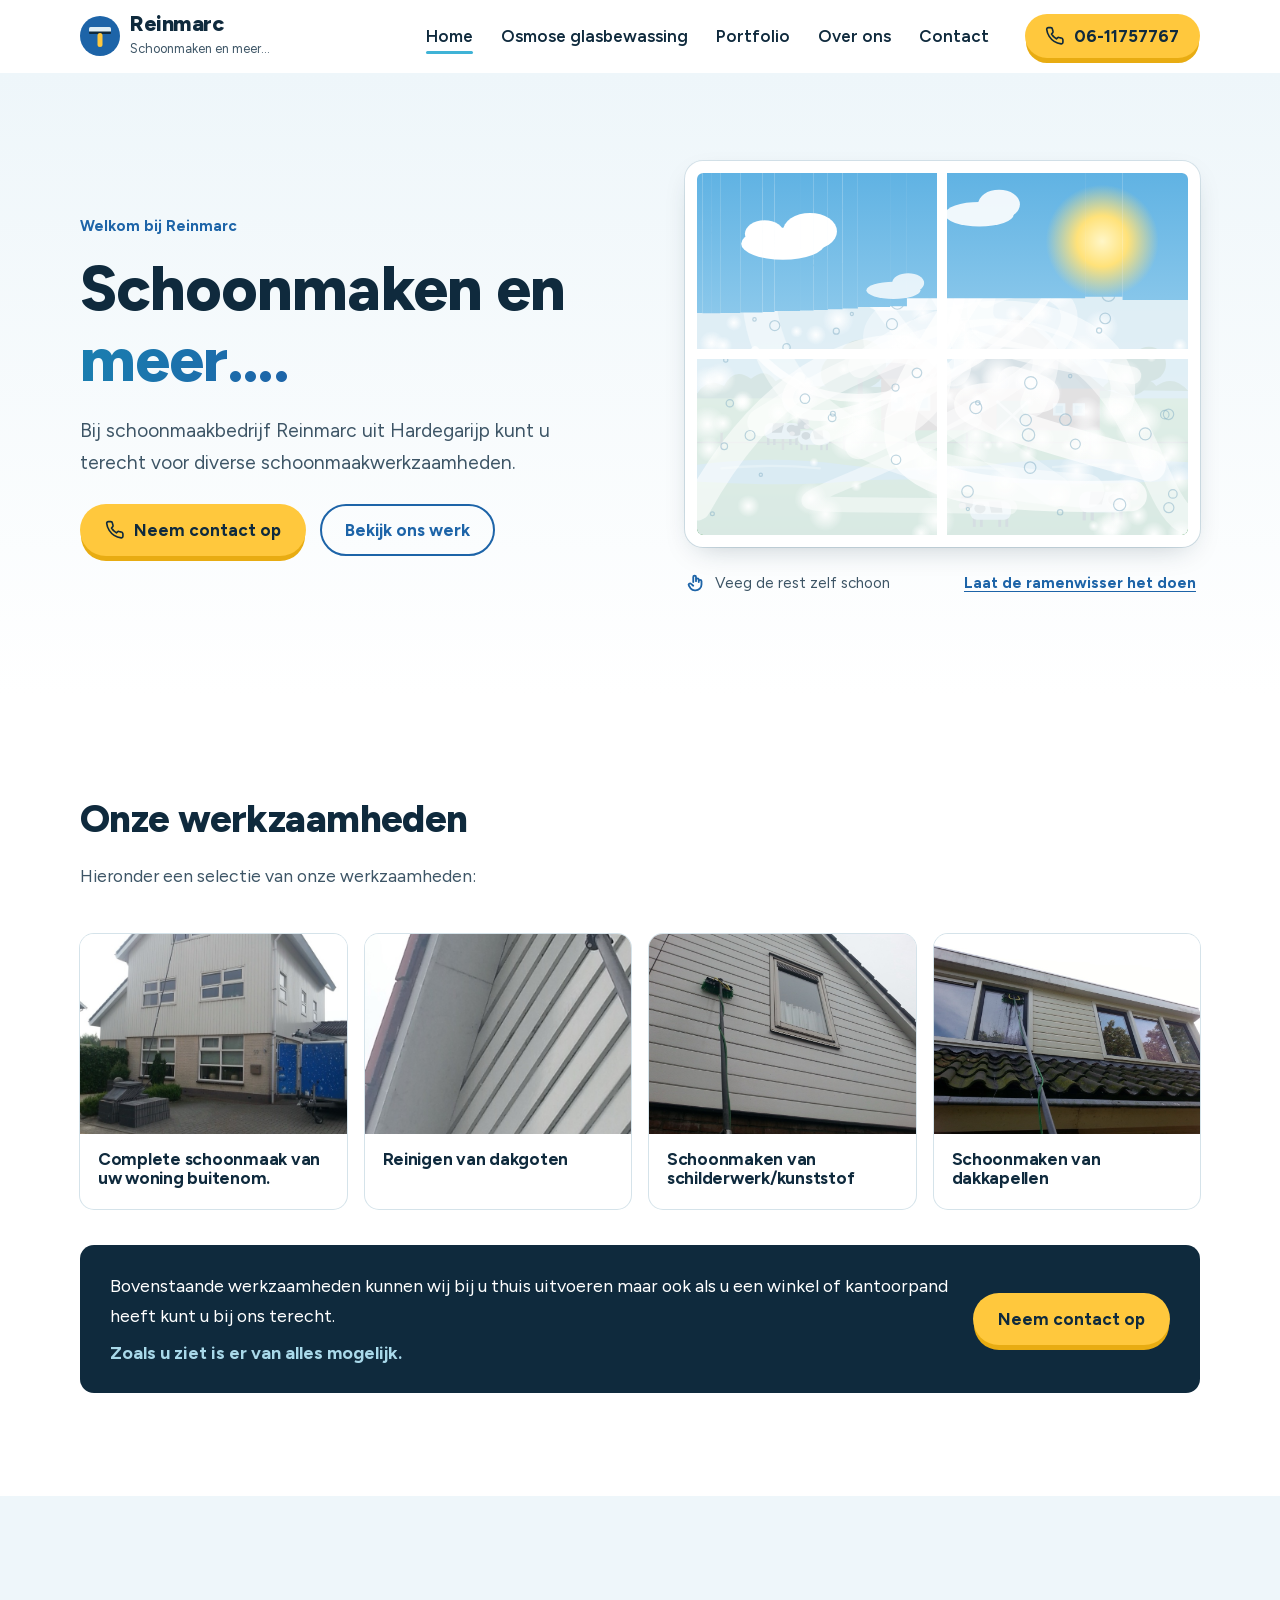
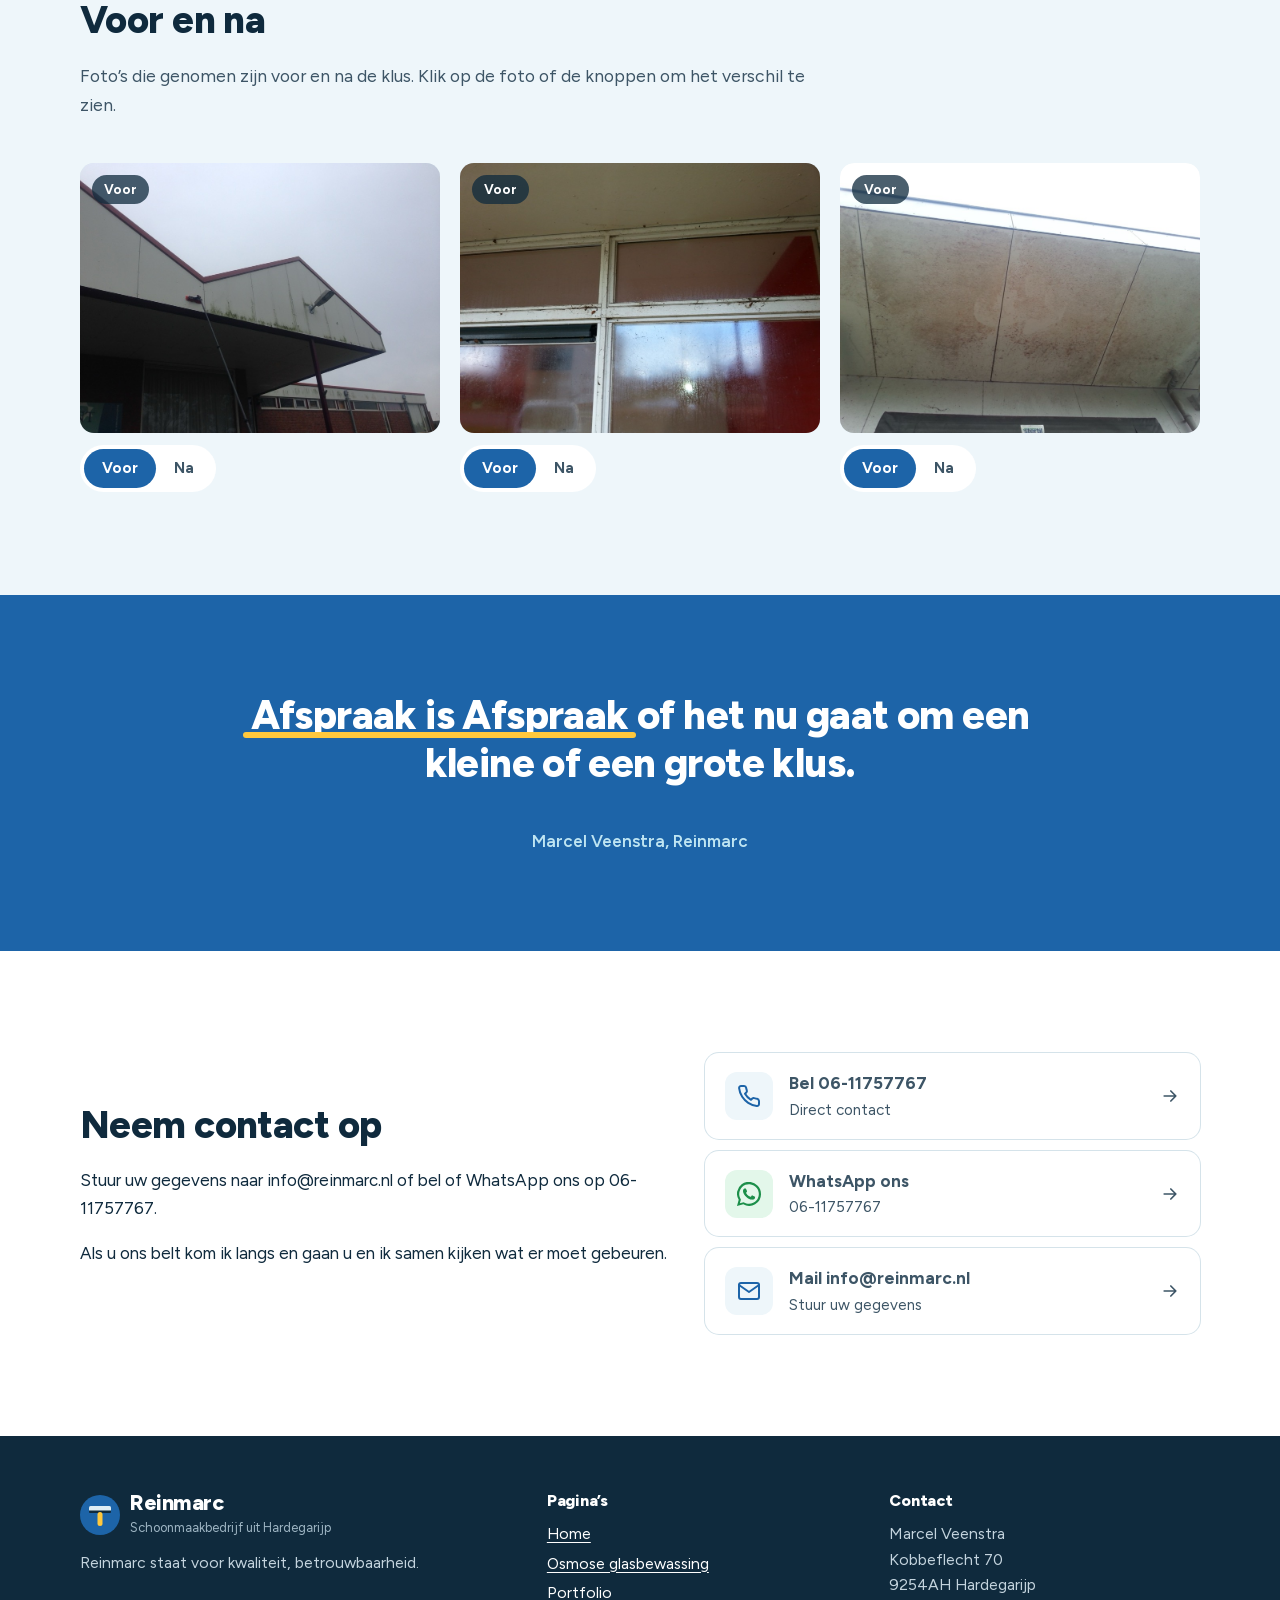
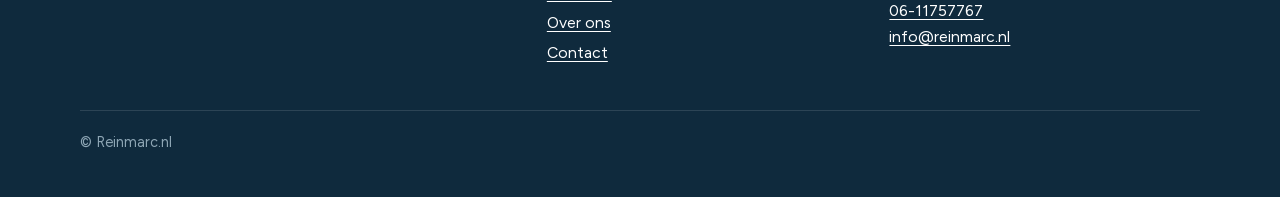
<file: nieuw/index.html>
<!DOCTYPE html>
<html lang="nl">
<head>
<meta charset="UTF-8">
<meta name="viewport" content="width=device-width, initial-scale=1">
<title>Schoonmaken en meer... Reinmarc uit Hardegarijp!</title>
<meta name="description" content="Schoonmaken en meer... Bij schoonmaakbedrijf Reinmarc kunt u terecht voor diverse schoonmaakwerkzaamheden.">
<link rel="canonical" href="https://reinmarc.nl/">
<meta name="theme-color" content="#1d64a8">
<meta property="og:locale" content="nl_NL">
<meta property="og:type" content="website">
<meta property="og:title" content="Schoonmaken en meer... Reinmarc uit Hardegarijp!">
<meta property="og:description" content="Schoonmaken en meer... Bij schoonmaakbedrijf Reinmarc kunt u terecht voor diverse schoonmaakwerkzaamheden.">
<meta property="og:url" content="https://reinmarc.nl/">
<meta property="og:site_name" content="Schoonmaakbedrijf Reinmarc uit Hardegarijp">
<meta property="og:image" content="https://reinmarc.nl/img/werk/fotos-marcel-26-08-2013-449.jpg">
<link rel="icon" href="./img/favicon.svg" type="image/svg+xml">
<link rel="preload" href="./fonts/figtree.woff2" as="font" type="font/woff2" crossorigin>
<link rel="stylesheet" href="./css/site.css">
<script>document.documentElement.classList.add('js');</script>
</head>
<body>
<a class="skip" href="#inhoud">Naar de inhoud</a>

<header class="site-header">
	<div class="wrap header-inner">
		<a class="brand" href="./" aria-label="Reinmarc, naar de homepage">
			<svg class="brand-mark" viewBox="0 0 40 40" aria-hidden="true">
<circle cx="20" cy="20" r="20" fill="#1d64a8"/>
<rect x="9" y="11" width="22" height="5" rx="1.5" fill="#dfeef5"/>
<rect x="9" y="15.5" width="22" height="2.4" rx="1" fill="#0f2a3d"/>
<rect x="17.5" y="17" width="5" height="14" rx="2.5" fill="#ffc83d"/>
</svg>
			<span><span class="brand-name">Reinmarc</span><span class="brand-tag">Schoonmaken en meer…</span></span>
		</a>
		<nav class="main-nav" id="main-nav" aria-label="Hoofdmenu">
			<ul>
				<li><a href="./" aria-current="page">Home</a></li>
				<li><a href="./osmose-glasbewassing/">Osmose glasbewassing</a></li>
				<li><a href="./portfolio/">Portfolio</a></li>
				<li><a href="./contact/">Over ons</a></li>
				<li><a href="./contact/27-2/">Contact</a></li>
			</ul>
		</nav>
		<a class="btn btn-primary header-call" href="tel:+31611757767"><svg viewBox="0 0 24 24" fill="none" stroke="currentColor" stroke-width="2" stroke-linecap="round" stroke-linejoin="round" aria-hidden="true"><path d="M22 16.9v3a2 2 0 0 1-2.2 2 19.8 19.8 0 0 1-8.6-3.1 19.5 19.5 0 0 1-6-6A19.8 19.8 0 0 1 2.1 4.2 2 2 0 0 1 4.1 2h3a2 2 0 0 1 2 1.7c.1.9.4 1.8.7 2.7a2 2 0 0 1-.5 2.1L8 9.8a16 16 0 0 0 6 6l1.3-1.3a2 2 0 0 1 2.1-.4c.9.3 1.8.6 2.7.7a2 2 0 0 1 1.7 2z"/></svg> 06-11757767</a>
		<button class="nav-toggle" type="button" aria-expanded="false" aria-controls="main-nav" aria-label="Menu openen"><span></span></button>
	</div>
</header>

<main id="inhoud">

	<section class="hero">
		<div class="bubbles" aria-hidden="true"></div>
		<div class="wrap hero-grid">
			<div>
				<span class="eyebrow">Welkom bij Reinmarc</span>
				<h1>Schoonmaken en <span class="shine">meer….</span></h1>
				<p class="hero-lead">Bij schoonmaakbedrijf Reinmarc uit Hardegarijp kunt u terecht voor diverse schoonmaakwerkzaamheden.</p>
				<div class="hero-actions">
					<a class="btn btn-primary" href="./contact/27-2/"><svg viewBox="0 0 24 24" fill="none" stroke="currentColor" stroke-width="2" stroke-linecap="round" stroke-linejoin="round" aria-hidden="true"><path d="M22 16.9v3a2 2 0 0 1-2.2 2 19.8 19.8 0 0 1-8.6-3.1 19.5 19.5 0 0 1-6-6A19.8 19.8 0 0 1 2.1 4.2 2 2 0 0 1 4.1 2h3a2 2 0 0 1 2 1.7c.1.9.4 1.8.7 2.7a2 2 0 0 1-.5 2.1L8 9.8a16 16 0 0 0 6 6l1.3-1.3a2 2 0 0 1 2.1-.4c.9.3 1.8.6 2.7.7a2 2 0 0 1 1.7 2z"/></svg> Neem contact op</a>
					<a class="btn btn-ghost" href="./portfolio/">Bekijk ons werk</a>
				</div>
			</div>
			<div>
				<div class="window" data-window>
					<div class="window-pane">
						<svg class="view" viewBox="0 0 400 300" preserveAspectRatio="xMidYMid slice" aria-hidden="true">
<defs>
<linearGradient id="v-sky" x1="0" y1="0" x2="0" y2="1"><stop offset="0" stop-color="#5fb2e3"/><stop offset="1" stop-color="#cfeaf7"/></linearGradient>
<linearGradient id="v-grass" x1="0" y1="0" x2="0" y2="1"><stop offset="0" stop-color="#8dc85a"/><stop offset="1" stop-color="#4f9a37"/></linearGradient>
<radialGradient id="v-sun"><stop offset="0" stop-color="#fff6c7"/><stop offset=".45" stop-color="#ffe27a"/><stop offset="1" stop-color="#ffe27a" stop-opacity="0"/></radialGradient>
</defs>
<rect width="400" height="300" fill="url(#v-sky)"/>
<circle cx="330" cy="58" r="46" fill="url(#v-sun)"/>
<g class="cloud c1" fill="#fff"><ellipse cx="70" cy="60" rx="34" ry="13"/><ellipse cx="92" cy="50" rx="22" ry="15"/><ellipse cx="55" cy="52" rx="16" ry="11"/></g>
<g class="cloud c2" fill="#fff" opacity=".9"><ellipse cx="230" cy="36" rx="28" ry="10"/><ellipse cx="246" cy="28" rx="17" ry="12"/></g>
<g class="cloud c3" fill="#fff" opacity=".8"><ellipse cx="160" cy="98" rx="22" ry="7"/><ellipse cx="172" cy="92" rx="13" ry="8"/></g>
<path d="M0 182 q10-14 22-6 q8-16 22-6 q12-10 20 2 q14-8 22 4 L400 180 q-12-14-26-4 q-10-12-24-2 q-12-8-20 4 L400 200 H0z" fill="#3e7a45"/>
<g fill="#2f6a3b"><circle cx="118" cy="166" r="17"/><circle cx="134" cy="158" r="20"/><circle cx="352" cy="166" r="18"/><circle cx="368" cy="158" r="14"/></g>
<rect x="131" y="170" width="4" height="18" fill="#4b3a2a"/>
<rect x="0" y="186" width="400" height="114" fill="url(#v-grass)"/>
<g>
<polygon points="190,180 262,118 334,180" fill="#4d535c"/>
<polygon points="262,118 334,180 318,180" fill="#3c4148"/>
<rect x="196" y="178" width="132" height="34" fill="#a8472f"/>
<rect x="244" y="188" width="26" height="24" fill="#2f6b4a"/>
<path d="M244 188 L270 212 M270 188 L244 212" stroke="#fff" stroke-width="2"/>
<rect x="150" y="168" width="48" height="44" fill="#b4523a"/>
<polygon points="145,170 174,140 203,170" fill="#7d2e22"/>
<g fill="#fff"><rect x="158" y="182" width="12" height="14"/><rect x="178" y="182" width="12" height="14"/><rect x="290" y="190" width="10" height="10"/><rect x="306" y="190" width="10" height="10"/></g>
<g fill="#9fcbe0"><rect x="160" y="184" width="8" height="10"/><rect x="180" y="184" width="8" height="10"/><rect x="292" y="192" width="6" height="6"/><rect x="308" y="192" width="6" height="6"/></g>
</g>
<path d="M0 240 q60-8 120 0 t120 0 t160 -2 v14 q-80 6-160 2 t-120 0 t-120 0z" fill="#5aa9d6"/>
<path d="M20 243 q40-4 80 0 M170 244 q40-4 80 0 M290 242 q40-4 80 0" stroke="#bfe3f5" stroke-width="2" fill="none" stroke-linecap="round"/>
<g stroke="#6b5139" stroke-width="2"><path d="M0 222 H400" stroke-width="1.2"/><path d="M20 214v14M70 214v14M120 214v14M170 214v14M220 214v14M270 214v14M320 214v14M370 214v14"/></g>
<g transform="translate(60 206) scale(1.0 1.0)">
<rect x="-3" y="10" width="2" height="8" fill="#2b2b2b"/><rect x="2" y="10" width="2" height="8" fill="#2b2b2b"/>
<rect x="15" y="10" width="2" height="8" fill="#2b2b2b"/><rect x="20" y="10" width="2" height="8" fill="#2b2b2b"/>
<rect x="-5" y="0" width="29" height="13" rx="5" fill="#fbfbf7"/>
<path d="M2 0h9l-2 8H1z" fill="#1f1f1f"/><ellipse cx="17" cy="5" rx="4" ry="3.5" fill="#1f1f1f"/>
<rect x="22" y="-4" width="9" height="9" rx="3" fill="#1f1f1f"/><rect x="27" y="1" width="5" height="4" rx="2" fill="#e9b8a8"/>
</g>
<g transform="translate(104 212) scale(-0.9 0.9)">
<rect x="-3" y="10" width="2" height="8" fill="#2b2b2b"/><rect x="2" y="10" width="2" height="8" fill="#2b2b2b"/>
<rect x="15" y="10" width="2" height="8" fill="#2b2b2b"/><rect x="20" y="10" width="2" height="8" fill="#2b2b2b"/>
<rect x="-5" y="0" width="29" height="13" rx="5" fill="#fbfbf7"/>
<path d="M2 0h9l-2 8H1z" fill="#1f1f1f"/><ellipse cx="17" cy="5" rx="4" ry="3.5" fill="#1f1f1f"/>
<rect x="22" y="-4" width="9" height="9" rx="3" fill="#1f1f1f"/><rect x="27" y="1" width="5" height="4" rx="2" fill="#e9b8a8"/>
</g>
<g transform="translate(318 262) scale(1.3 1.3)">
<rect x="-3" y="10" width="2" height="8" fill="#2b2b2b"/><rect x="2" y="10" width="2" height="8" fill="#2b2b2b"/>
<rect x="15" y="10" width="2" height="8" fill="#2b2b2b"/><rect x="20" y="10" width="2" height="8" fill="#2b2b2b"/>
<rect x="-5" y="0" width="29" height="13" rx="5" fill="#fbfbf7"/>
<path d="M2 0h9l-2 8H1z" fill="#1f1f1f"/><ellipse cx="17" cy="5" rx="4" ry="3.5" fill="#1f1f1f"/>
<rect x="22" y="-4" width="9" height="9" rx="3" fill="#1f1f1f"/><rect x="27" y="1" width="5" height="4" rx="2" fill="#e9b8a8"/>
</g>
<g transform="translate(250 270) scale(-1.15 1.15)">
<rect x="-3" y="10" width="2" height="8" fill="#2b2b2b"/><rect x="2" y="10" width="2" height="8" fill="#2b2b2b"/>
<rect x="15" y="10" width="2" height="8" fill="#2b2b2b"/><rect x="20" y="10" width="2" height="8" fill="#2b2b2b"/>
<rect x="-5" y="0" width="29" height="13" rx="5" fill="#fbfbf7"/>
<path d="M2 0h9l-2 8H1z" fill="#1f1f1f"/><ellipse cx="17" cy="5" rx="4" ry="3.5" fill="#1f1f1f"/>
<rect x="22" y="-4" width="9" height="9" rx="3" fill="#1f1f1f"/><rect x="27" y="1" width="5" height="4" rx="2" fill="#e9b8a8"/>
</g>
</svg>
						<canvas aria-hidden="true"></canvas>
					</div>
					<svg class="squeegee" viewBox="0 0 62 100" aria-hidden="true">
<rect x="2" y="44" width="34" height="12" rx="6" fill="#ffc83d"/>
<rect x="2" y="44" width="34" height="4" rx="2" fill="#ffe08a"/>
<rect x="29" y="41" width="7" height="18" rx="2" fill="#e8ac12"/>
<rect x="36" y="2" width="10" height="96" rx="3" fill="#9fb3bf"/>
<rect x="38" y="2" width="2.5" height="96" fill="#dce7ed"/>
<rect x="46" y="4" width="4" height="92" rx="2" fill="#1b2a33"/>
</svg>
				</div>
				<div class="window-bar">
					<span class="window-hint" aria-live="polite"><svg viewBox="0 0 24 24" fill="none" stroke="currentColor" stroke-width="2" stroke-linecap="round" stroke-linejoin="round" aria-hidden="true"><path d="M9 11V5.5a1.5 1.5 0 0 1 3 0V10m0 0V8.5a1.5 1.5 0 0 1 3 0V11m0-1a1.5 1.5 0 0 1 3 0v3.5a6.5 6.5 0 0 1-6.5 6.5h-.8a6 6 0 0 1-4.6-2.2L4.3 15a1.6 1.6 0 0 1 2.4-2.1L9 15"/></svg><span></span></span>
					<button type="button" class="link-btn" data-clean>Laat de ramenwisser het doen</button>
					<button type="button" class="link-btn" data-soap hidden>Opnieuw inzepen</button>
				</div>
			</div>
		</div>
	</section>

	<section class="section" aria-labelledby="werk-title">
		<div class="wrap">
			<div class="section-head" data-reveal>
				<h2 id="werk-title">Onze werkzaamheden</h2>
				<p>Hieronder een selectie van onze werkzaamheden:</p>
			</div>
			<ul class="services">
				<li class="service" data-reveal data-reveal-delay="0">
					<div class="service-img"><img src="./img/werk/fotos-marcel-26-08-2013-449.jpg" alt="" width="900" height="675" loading="lazy"></div>
					<h3>Complete schoonmaak van uw woning buitenom.</h3>
				</li>
				<li class="service" data-reveal data-reveal-delay="1">
					<div class="service-img"><img src="./img/werk/20140616_122140.jpg" alt="" width="900" height="675" loading="lazy"></div>
					<h3>Reinigen van dakgoten</h3>
				</li>
				<li class="service" data-reveal data-reveal-delay="2">
					<div class="service-img"><img src="./img/werk/20140121_104616.jpg" alt="" width="900" height="675" loading="lazy"></div>
					<h3>Schoonmaken van schilderwerk/kunststof</h3>
				</li>
				<li class="service" data-reveal data-reveal-delay="3">
					<div class="service-img"><img src="./img/werk/20131002_153401.jpg" alt="" width="900" height="675" loading="lazy"></div>
					<h3>Schoonmaken van dakkapellen</h3>
				</li>
			</ul>
			<div class="services-note" data-reveal>
				<div>
					<p>Bovenstaande werkzaamheden kunnen wij bij u thuis uitvoeren maar ook als u een winkel of kantoorpand heeft kunt u bij ons terecht.</p>
					<p>Zoals u ziet is er van alles mogelijk.</p>
				</div>
				<a class="btn btn-primary" href="./contact/27-2/">Neem contact op</a>
			</div>
		</div>
	</section>

	<section class="section section-sky" aria-labelledby="ba-title">
		<div class="wrap">
			<div class="section-head" data-reveal>
				<h2 id="ba-title">Voor en na</h2>
				<p>Foto’s die genomen zijn voor en na de klus. Klik op de foto of de knoppen om het verschil te zien.</p>
			</div>
			<div class="ba-grid">
			<figure class="ba" data-reveal data-reveal-delay="0">
				<div class="ba-frame">
					<span class="ba-label" aria-live="polite">Voor</span>
					<img src="./img/werk/IMG_0249.jpg" alt="Overkapping voor het schoonmaken" width="900" height="675" loading="lazy">
					<img class="ba-after" src="./img/werk/IMG_0250.jpg" alt="Overkapping na het schoonmaken" width="900" height="675" loading="lazy">
				</div>
				<div class="ba-switch" role="group" aria-label="Overkapping: voor of na">
					<button type="button" aria-pressed="true">Voor</button>
					<button type="button" aria-pressed="false">Na</button>
				</div>
			</figure>
			<figure class="ba" data-reveal data-reveal-delay="1">
				<div class="ba-frame">
					<span class="ba-label" aria-live="polite">Voor</span>
					<img src="./img/werk/20140326_144034.jpg" alt="Ramen voor het schoonmaken" width="900" height="675" loading="lazy">
					<img class="ba-after" src="./img/werk/20140326_153401.jpg" alt="Ramen na het schoonmaken" width="900" height="675" loading="lazy">
				</div>
				<div class="ba-switch" role="group" aria-label="Ramen: voor of na">
					<button type="button" aria-pressed="true">Voor</button>
					<button type="button" aria-pressed="false">Na</button>
				</div>
			</figure>
			<figure class="ba" data-reveal data-reveal-delay="2">
				<div class="ba-frame">
					<span class="ba-label" aria-live="polite">Voor</span>
					<img src="./img/werk/20140115_122947.jpg" alt="Overstek voor het schoonmaken" width="900" height="675" loading="lazy">
					<img class="ba-after" src="./img/werk/20140115_130623.jpg" alt="Overstek na het schoonmaken" width="900" height="675" loading="lazy">
				</div>
				<div class="ba-switch" role="group" aria-label="Overstek: voor of na">
					<button type="button" aria-pressed="true">Voor</button>
					<button type="button" aria-pressed="false">Na</button>
				</div>
			</figure>
			</div>
		</div>
	</section>

	<section class="motto" aria-label="Motto">
		<div class="wrap" data-reveal>
			<blockquote>
				<p><span class="wipe-word">Afspraak is Afspraak</span> of het nu gaat om een kleine of een grote klus.</p>
			</blockquote>
			<cite>Marcel Veenstra, Reinmarc</cite>
		</div>
	</section>

	<section class="section" aria-labelledby="cta-title">
		<div class="wrap cta">
			<div data-reveal>
				<h2 id="cta-title">Neem contact op</h2>
				<p>Stuur uw gegevens naar info@reinmarc.nl of bel of WhatsApp ons op 06-11757767.</p>
				<p>Als u ons belt kom ik langs en gaan u en ik samen kijken wat er moet gebeuren.</p>
			</div>
			<div data-reveal data-reveal-delay="1">
			<div class="cta-options">
				<a class="contact-card" href="tel:+31611757767">
					<span class="icon"><svg viewBox="0 0 24 24" fill="none" stroke="currentColor" stroke-width="2" stroke-linecap="round" stroke-linejoin="round" aria-hidden="true"><path d="M22 16.9v3a2 2 0 0 1-2.2 2 19.8 19.8 0 0 1-8.6-3.1 19.5 19.5 0 0 1-6-6A19.8 19.8 0 0 1 2.1 4.2 2 2 0 0 1 4.1 2h3a2 2 0 0 1 2 1.7c.1.9.4 1.8.7 2.7a2 2 0 0 1-.5 2.1L8 9.8a16 16 0 0 0 6 6l1.3-1.3a2 2 0 0 1 2.1-.4c.9.3 1.8.6 2.7.7a2 2 0 0 1 1.7 2z"/></svg></span>
					<span><strong>Bel 06-11757767</strong><span>Direct contact</span></span>
					<svg class="arrow" viewBox="0 0 24 24" fill="none" stroke="currentColor" stroke-width="2" stroke-linecap="round" stroke-linejoin="round" aria-hidden="true"><path d="M5 12h14M13 6l6 6-6 6"/></svg>
				</a>
				<a class="contact-card is-whatsapp" href="https://wa.me/31611757767">
					<span class="icon"><svg viewBox="0 0 24 24" fill="currentColor" aria-hidden="true"><path d="M17.5 14.4c-.3-.1-1.8-.9-2-1-.3-.1-.5-.1-.7.1-.2.3-.8 1-.9 1.2-.2.2-.3.2-.6.1-.3-.1-1.3-.5-2.4-1.5-.9-.8-1.5-1.8-1.7-2.1-.2-.3 0-.5.1-.6l.4-.5c.2-.2.2-.3.3-.5.1-.2 0-.4 0-.5l-.9-2.2c-.2-.6-.5-.5-.7-.5h-.6c-.2 0-.5.1-.8.4-.3.3-1 1-1 2.5s1.1 2.9 1.2 3.1c.1.2 2.1 3.2 5.1 4.5.7.3 1.3.5 1.7.6.7.2 1.4.2 1.9.1.6-.1 1.8-.7 2-1.4.2-.7.2-1.3.2-1.4-.1-.1-.3-.2-.6-.3zM12 21.8c-1.8 0-3.5-.5-5-1.4l-.4-.2-3.7 1 1-3.6-.2-.4A9.8 9.8 0 1 1 12 21.8zm8.4-18.2A11.8 11.8 0 0 0 1.7 17.8L0 24l6.3-1.7A11.8 11.8 0 0 0 24 12c0-3.2-1.2-6.1-3.6-8.4z"/></svg></span>
					<span><strong>WhatsApp ons</strong><span>06-11757767</span></span>
					<svg class="arrow" viewBox="0 0 24 24" fill="none" stroke="currentColor" stroke-width="2" stroke-linecap="round" stroke-linejoin="round" aria-hidden="true"><path d="M5 12h14M13 6l6 6-6 6"/></svg>
				</a>
				<a class="contact-card" href="mailto:info@reinmarc.nl">
					<span class="icon"><svg viewBox="0 0 24 24" fill="none" stroke="currentColor" stroke-width="2" stroke-linecap="round" stroke-linejoin="round" aria-hidden="true"><rect x="2" y="4" width="20" height="16" rx="2"/><path d="m22 6-10 7L2 6"/></svg></span>
					<span><strong>Mail info@reinmarc.nl</strong><span>Stuur uw gegevens</span></span>
					<svg class="arrow" viewBox="0 0 24 24" fill="none" stroke="currentColor" stroke-width="2" stroke-linecap="round" stroke-linejoin="round" aria-hidden="true"><path d="M5 12h14M13 6l6 6-6 6"/></svg>
				</a>
			</div>
			</div>
		</div>
	</section>

</main>

<footer class="site-footer">
	<div class="wrap">
		<div class="footer-grid">
			<div>
				<a class="brand" href="./">
					<svg class="brand-mark" viewBox="0 0 40 40" aria-hidden="true">
<circle cx="20" cy="20" r="20" fill="#1d64a8"/>
<rect x="9" y="11" width="22" height="5" rx="1.5" fill="#dfeef5"/>
<rect x="9" y="15.5" width="22" height="2.4" rx="1" fill="#0f2a3d"/>
<rect x="17.5" y="17" width="5" height="14" rx="2.5" fill="#ffc83d"/>
</svg>
			<span><span class="brand-name">Reinmarc</span><span class="brand-tag">Schoonmaakbedrijf uit Hardegarijp</span></span>
				</a>
				<p>Reinmarc staat voor kwaliteit, betrouwbaarheid.</p>
			</div>
			<div>
				<h2>Pagina’s</h2>
				<ul>
					<li><a href="./">Home</a></li>
					<li><a href="./osmose-glasbewassing/">Osmose glasbewassing</a></li>
					<li><a href="./portfolio/">Portfolio</a></li>
					<li><a href="./contact/">Over ons</a></li>
					<li><a href="./contact/27-2/">Contact</a></li>
				</ul>
			</div>
			<div>
				<h2>Contact</h2>
				<address>
					Marcel Veenstra<br>
					Kobbeflecht 70<br>
					9254AH Hardegarijp<br>
					<a href="tel:+31611757767">06-11757767</a><br>
					<a href="mailto:info@reinmarc.nl">info@reinmarc.nl</a>
				</address>
			</div>
		</div>
		<p class="footer-bottom">&copy; Reinmarc.nl</p>
	</div>
</footer>

<div class="mobile-bar">
	<a class="btn btn-primary" href="tel:+31611757767"><svg viewBox="0 0 24 24" fill="none" stroke="currentColor" stroke-width="2" stroke-linecap="round" stroke-linejoin="round" aria-hidden="true"><path d="M22 16.9v3a2 2 0 0 1-2.2 2 19.8 19.8 0 0 1-8.6-3.1 19.5 19.5 0 0 1-6-6A19.8 19.8 0 0 1 2.1 4.2 2 2 0 0 1 4.1 2h3a2 2 0 0 1 2 1.7c.1.9.4 1.8.7 2.7a2 2 0 0 1-.5 2.1L8 9.8a16 16 0 0 0 6 6l1.3-1.3a2 2 0 0 1 2.1-.4c.9.3 1.8.6 2.7.7a2 2 0 0 1 1.7 2z"/></svg> Bellen</a>
	<a class="btn btn-wa" href="https://wa.me/31611757767"><svg viewBox="0 0 24 24" fill="currentColor" aria-hidden="true"><path d="M17.5 14.4c-.3-.1-1.8-.9-2-1-.3-.1-.5-.1-.7.1-.2.3-.8 1-.9 1.2-.2.2-.3.2-.6.1-.3-.1-1.3-.5-2.4-1.5-.9-.8-1.5-1.8-1.7-2.1-.2-.3 0-.5.1-.6l.4-.5c.2-.2.2-.3.3-.5.1-.2 0-.4 0-.5l-.9-2.2c-.2-.6-.5-.5-.7-.5h-.6c-.2 0-.5.1-.8.4-.3.3-1 1-1 2.5s1.1 2.9 1.2 3.1c.1.2 2.1 3.2 5.1 4.5.7.3 1.3.5 1.7.6.7.2 1.4.2 1.9.1.6-.1 1.8-.7 2-1.4.2-.7.2-1.3.2-1.4-.1-.1-.3-.2-.6-.3zM12 21.8c-1.8 0-3.5-.5-5-1.4l-.4-.2-3.7 1 1-3.6-.2-.4A9.8 9.8 0 1 1 12 21.8zm8.4-18.2A11.8 11.8 0 0 0 1.7 17.8L0 24l6.3-1.7A11.8 11.8 0 0 0 24 12c0-3.2-1.2-6.1-3.6-8.4z"/></svg> WhatsApp</a>
</div>

<script src="./js/site.js" defer></script>
</body>
</html>
</file>
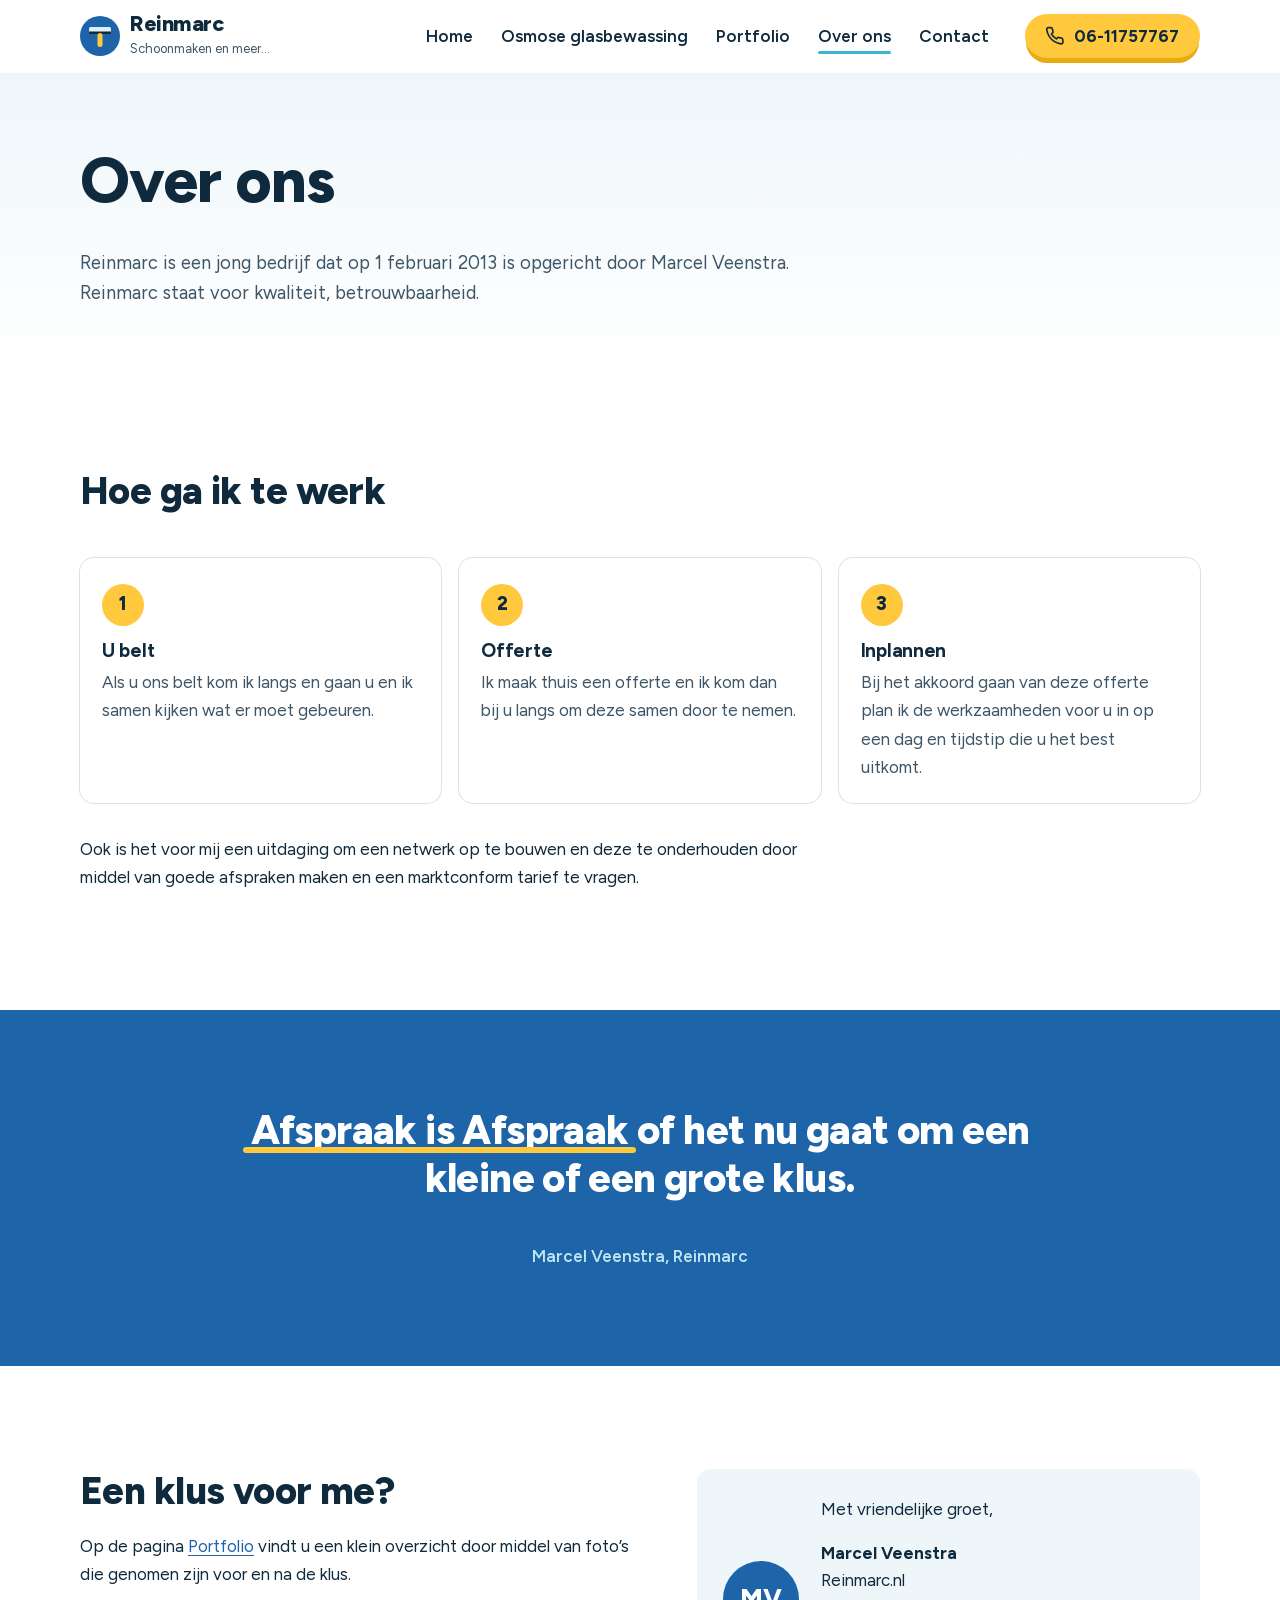
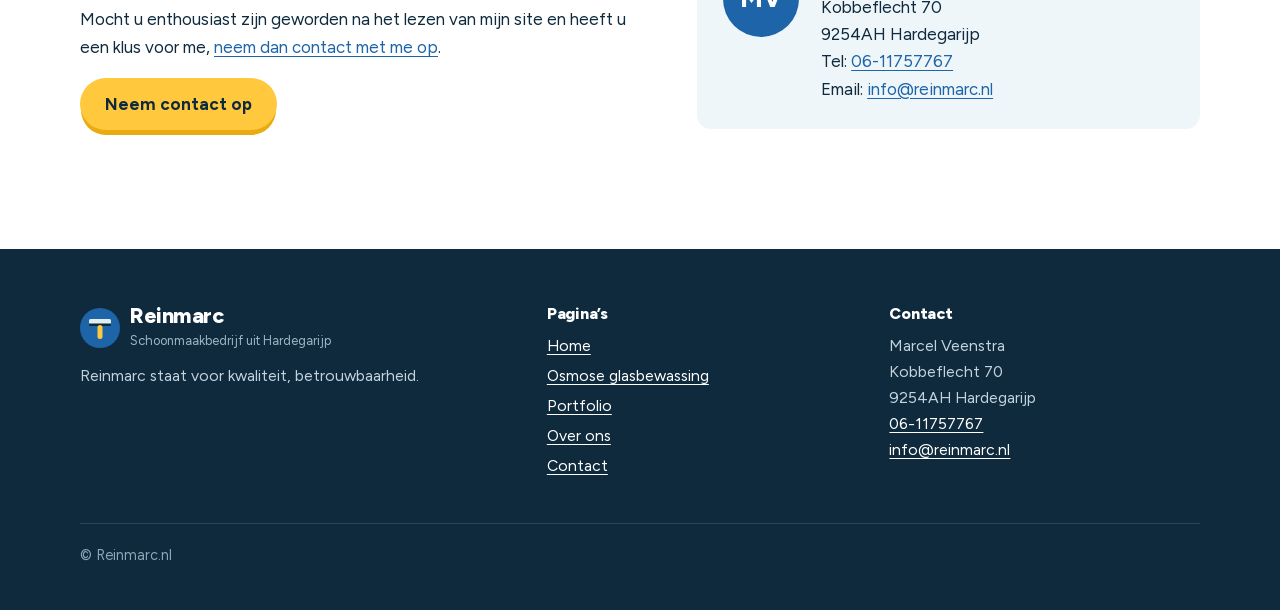
<file: nieuw/contact/index.html>
<!DOCTYPE html>
<html lang="nl">
<head>
<meta charset="UTF-8">
<meta name="viewport" content="width=device-width, initial-scale=1">
<title>Over ons - Schoonmaakbedrijf Reinmarc uit Hardegarijp</title>
<meta name="description" content="Reinmarc is in 2013 opgericht door Marcel Veenstra en staat voor kwaliteit en betrouwbaarheid.">
<link rel="canonical" href="https://reinmarc.nl/contact/">
<meta name="theme-color" content="#1d64a8">
<meta property="og:locale" content="nl_NL">
<meta property="og:type" content="website">
<meta property="og:title" content="Over ons - Schoonmaakbedrijf Reinmarc uit Hardegarijp">
<meta property="og:description" content="Reinmarc is in 2013 opgericht door Marcel Veenstra en staat voor kwaliteit en betrouwbaarheid.">
<meta property="og:url" content="https://reinmarc.nl/contact/">
<meta property="og:site_name" content="Schoonmaakbedrijf Reinmarc uit Hardegarijp">
<meta property="og:image" content="https://reinmarc.nl/img/werk/fotos-marcel-26-08-2013-449.jpg">
<link rel="icon" href="../img/favicon.svg" type="image/svg+xml">
<link rel="preload" href="../fonts/figtree.woff2" as="font" type="font/woff2" crossorigin>
<link rel="stylesheet" href="../css/site.css">
<script>document.documentElement.classList.add('js');</script>
</head>
<body>
<a class="skip" href="#inhoud">Naar de inhoud</a>

<header class="site-header">
	<div class="wrap header-inner">
		<a class="brand" href="../" aria-label="Reinmarc, naar de homepage">
			<svg class="brand-mark" viewBox="0 0 40 40" aria-hidden="true">
<circle cx="20" cy="20" r="20" fill="#1d64a8"/>
<rect x="9" y="11" width="22" height="5" rx="1.5" fill="#dfeef5"/>
<rect x="9" y="15.5" width="22" height="2.4" rx="1" fill="#0f2a3d"/>
<rect x="17.5" y="17" width="5" height="14" rx="2.5" fill="#ffc83d"/>
</svg>
			<span><span class="brand-name">Reinmarc</span><span class="brand-tag">Schoonmaken en meer…</span></span>
		</a>
		<nav class="main-nav" id="main-nav" aria-label="Hoofdmenu">
			<ul>
				<li><a href="../">Home</a></li>
				<li><a href="../osmose-glasbewassing/">Osmose glasbewassing</a></li>
				<li><a href="../portfolio/">Portfolio</a></li>
				<li><a href="../contact/" aria-current="page">Over ons</a></li>
				<li><a href="../contact/27-2/">Contact</a></li>
			</ul>
		</nav>
		<a class="btn btn-primary header-call" href="tel:+31611757767"><svg viewBox="0 0 24 24" fill="none" stroke="currentColor" stroke-width="2" stroke-linecap="round" stroke-linejoin="round" aria-hidden="true"><path d="M22 16.9v3a2 2 0 0 1-2.2 2 19.8 19.8 0 0 1-8.6-3.1 19.5 19.5 0 0 1-6-6A19.8 19.8 0 0 1 2.1 4.2 2 2 0 0 1 4.1 2h3a2 2 0 0 1 2 1.7c.1.9.4 1.8.7 2.7a2 2 0 0 1-.5 2.1L8 9.8a16 16 0 0 0 6 6l1.3-1.3a2 2 0 0 1 2.1-.4c.9.3 1.8.6 2.7.7a2 2 0 0 1 1.7 2z"/></svg> 06-11757767</a>
		<button class="nav-toggle" type="button" aria-expanded="false" aria-controls="main-nav" aria-label="Menu openen"><span></span></button>
	</div>
</header>

<main id="inhoud">

	<section class="page-hero">
		<div class="wrap" data-reveal>
			<h1>Over ons</h1>
			<p>Reinmarc is een jong bedrijf dat op 1 februari 2013 is opgericht door Marcel Veenstra. Reinmarc staat voor kwaliteit, betrouwbaarheid.</p>
		</div>
	</section>

	<section class="section" aria-labelledby="werkwijze-title">
		<div class="wrap">
			<div class="section-head" data-reveal>
				<h2 id="werkwijze-title">Hoe ga ik te werk</h2>
			</div>
			<ol class="steps">
				<li data-reveal>
					<h3>U belt</h3>
					<p>Als u ons belt kom ik langs en gaan u en ik samen kijken wat er moet gebeuren.</p>
				</li>
				<li data-reveal data-reveal-delay="1">
					<h3>Offerte</h3>
					<p>Ik maak thuis een offerte en ik kom dan bij u langs om deze samen door te nemen.</p>
				</li>
				<li data-reveal data-reveal-delay="2">
					<h3>Inplannen</h3>
					<p>Bij het akkoord gaan van deze offerte plan ik de werkzaamheden voor u in op een dag en tijdstip die u het best uitkomt.</p>
				</li>
			</ol>
			<p class="prose" style="margin-top:32px" data-reveal>Ook is het voor mij een uitdaging om een netwerk op te bouwen en deze te onderhouden door middel van goede afspraken maken en een marktconform tarief te vragen.</p>
		</div>
	</section>

	<section class="motto" aria-label="Motto">
		<div class="wrap" data-reveal>
			<blockquote>
				<p><span class="wipe-word">Afspraak is Afspraak</span> of het nu gaat om een kleine of een grote klus.</p>
			</blockquote>
			<cite>Marcel Veenstra, Reinmarc</cite>
		</div>
	</section>
	<section class="section" aria-labelledby="groet-title">
		<div class="wrap two-col">
			<div class="prose" data-reveal>
				<h2 id="groet-title">Een klus voor me?</h2>
				<p>Op de pagina <a href="../portfolio/">Portfolio</a> vindt u een klein overzicht door middel van foto’s die genomen zijn voor en na de klus.</p>
				<p>Mocht u enthousiast zijn geworden na het lezen van mijn site en heeft u een klus voor me, <a href="../contact/27-2/">neem dan contact met me op</a>.</p>
				<p><a class="btn btn-primary" href="../contact/27-2/">Neem contact op</a></p>
			</div>
			<div class="signature" data-reveal data-reveal-delay="1">
				<span class="avatar" aria-hidden="true">MV</span>
				<div>
					<p>Met vriendelijke groet,</p>
					<address>
						<strong>Marcel Veenstra</strong><br>
						Reinmarc.nl<br>
						Kobbeflecht 70<br>
						9254AH Hardegarijp<br>
						Tel: <a href="tel:+31611757767">06-11757767</a><br>
						Email: <a href="mailto:info@reinmarc.nl">info@reinmarc.nl</a>
					</address>
				</div>
			</div>
		</div>
	</section>

</main>

<footer class="site-footer">
	<div class="wrap">
		<div class="footer-grid">
			<div>
				<a class="brand" href="../">
					<svg class="brand-mark" viewBox="0 0 40 40" aria-hidden="true">
<circle cx="20" cy="20" r="20" fill="#1d64a8"/>
<rect x="9" y="11" width="22" height="5" rx="1.5" fill="#dfeef5"/>
<rect x="9" y="15.5" width="22" height="2.4" rx="1" fill="#0f2a3d"/>
<rect x="17.5" y="17" width="5" height="14" rx="2.5" fill="#ffc83d"/>
</svg>
			<span><span class="brand-name">Reinmarc</span><span class="brand-tag">Schoonmaakbedrijf uit Hardegarijp</span></span>
				</a>
				<p>Reinmarc staat voor kwaliteit, betrouwbaarheid.</p>
			</div>
			<div>
				<h2>Pagina’s</h2>
				<ul>
					<li><a href="../">Home</a></li>
					<li><a href="../osmose-glasbewassing/">Osmose glasbewassing</a></li>
					<li><a href="../portfolio/">Portfolio</a></li>
					<li><a href="../contact/">Over ons</a></li>
					<li><a href="../contact/27-2/">Contact</a></li>
				</ul>
			</div>
			<div>
				<h2>Contact</h2>
				<address>
					Marcel Veenstra<br>
					Kobbeflecht 70<br>
					9254AH Hardegarijp<br>
					<a href="tel:+31611757767">06-11757767</a><br>
					<a href="mailto:info@reinmarc.nl">info@reinmarc.nl</a>
				</address>
			</div>
		</div>
		<p class="footer-bottom">&copy; Reinmarc.nl</p>
	</div>
</footer>

<div class="mobile-bar">
	<a class="btn btn-primary" href="tel:+31611757767"><svg viewBox="0 0 24 24" fill="none" stroke="currentColor" stroke-width="2" stroke-linecap="round" stroke-linejoin="round" aria-hidden="true"><path d="M22 16.9v3a2 2 0 0 1-2.2 2 19.8 19.8 0 0 1-8.6-3.1 19.5 19.5 0 0 1-6-6A19.8 19.8 0 0 1 2.1 4.2 2 2 0 0 1 4.1 2h3a2 2 0 0 1 2 1.7c.1.9.4 1.8.7 2.7a2 2 0 0 1-.5 2.1L8 9.8a16 16 0 0 0 6 6l1.3-1.3a2 2 0 0 1 2.1-.4c.9.3 1.8.6 2.7.7a2 2 0 0 1 1.7 2z"/></svg> Bellen</a>
	<a class="btn btn-wa" href="https://wa.me/31611757767"><svg viewBox="0 0 24 24" fill="currentColor" aria-hidden="true"><path d="M17.5 14.4c-.3-.1-1.8-.9-2-1-.3-.1-.5-.1-.7.1-.2.3-.8 1-.9 1.2-.2.2-.3.2-.6.1-.3-.1-1.3-.5-2.4-1.5-.9-.8-1.5-1.8-1.7-2.1-.2-.3 0-.5.1-.6l.4-.5c.2-.2.2-.3.3-.5.1-.2 0-.4 0-.5l-.9-2.2c-.2-.6-.5-.5-.7-.5h-.6c-.2 0-.5.1-.8.4-.3.3-1 1-1 2.5s1.1 2.9 1.2 3.1c.1.2 2.1 3.2 5.1 4.5.7.3 1.3.5 1.7.6.7.2 1.4.2 1.9.1.6-.1 1.8-.7 2-1.4.2-.7.2-1.3.2-1.4-.1-.1-.3-.2-.6-.3zM12 21.8c-1.8 0-3.5-.5-5-1.4l-.4-.2-3.7 1 1-3.6-.2-.4A9.8 9.8 0 1 1 12 21.8zm8.4-18.2A11.8 11.8 0 0 0 1.7 17.8L0 24l6.3-1.7A11.8 11.8 0 0 0 24 12c0-3.2-1.2-6.1-3.6-8.4z"/></svg> WhatsApp</a>
</div>

<script src="../js/site.js" defer></script>
</body>
</html>
</file>
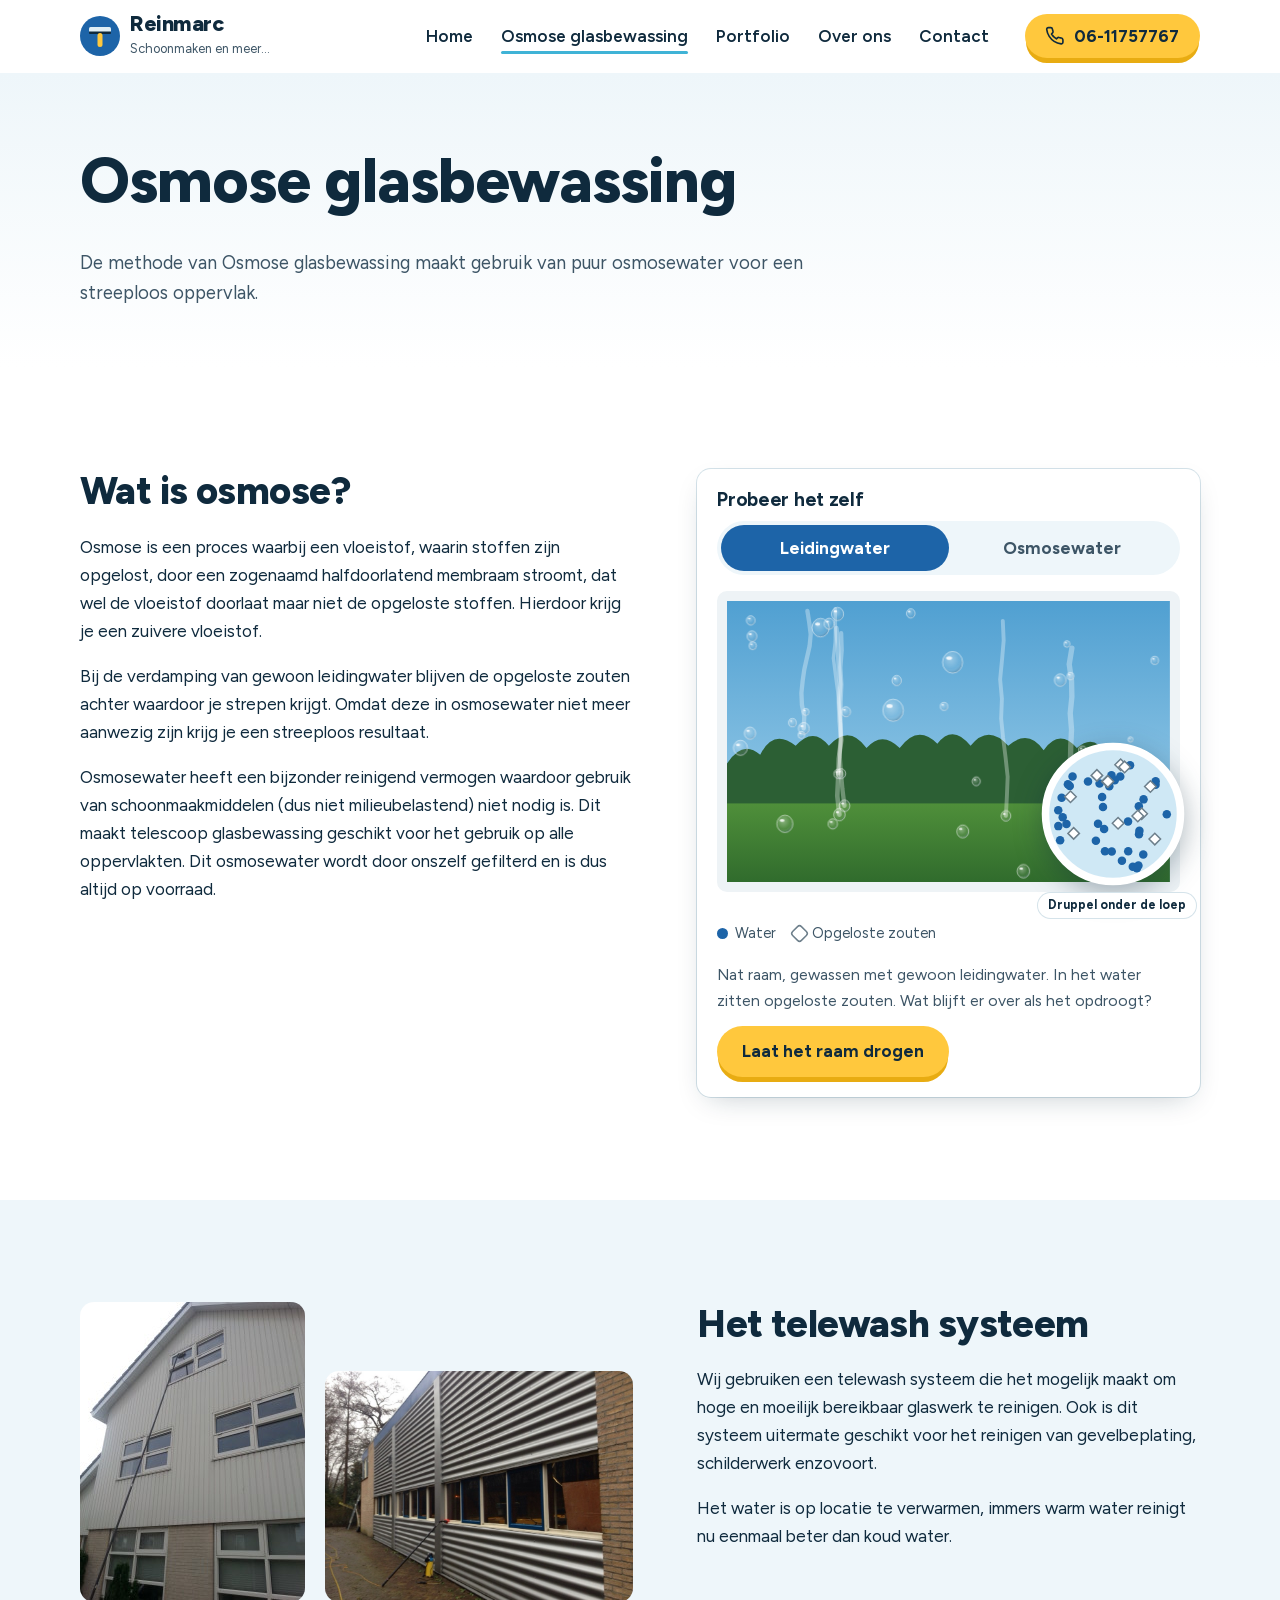
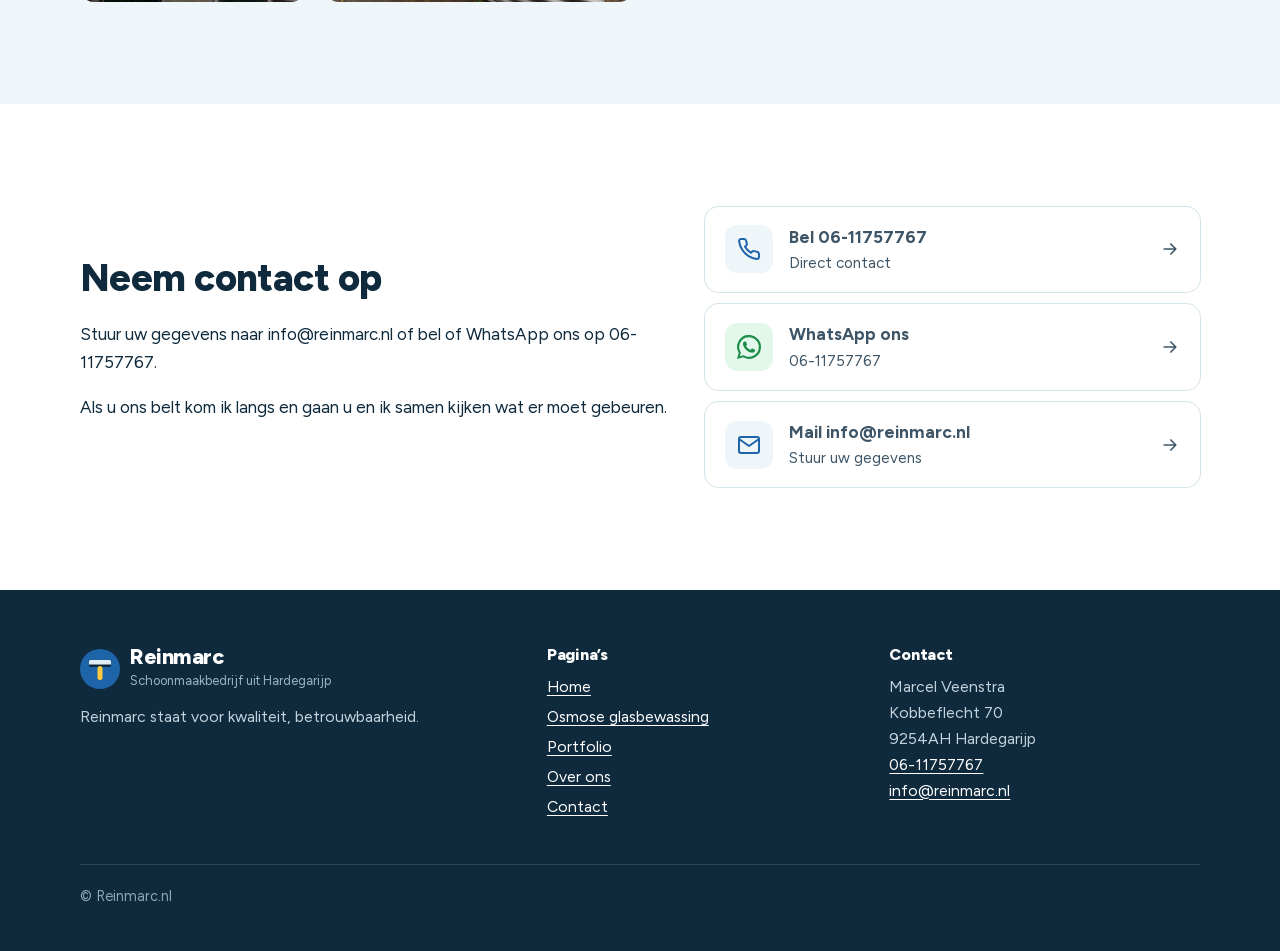
<file: nieuw/osmose-glasbewassing/index.html>
<!DOCTYPE html>
<html lang="nl">
<head>
<meta charset="UTF-8">
<meta name="viewport" content="width=device-width, initial-scale=1">
<title>Osmose glasbewassing - Schoonmaakbedrijf Reinmarc uit Hardegarijp</title>
<meta name="description" content="Streeploos schone ramen met osmose glasbewassing en het telewash systeem van Reinmarc uit Hardegarijp.">
<link rel="canonical" href="https://reinmarc.nl/osmose-glasbewassing/">
<meta name="theme-color" content="#1d64a8">
<meta property="og:locale" content="nl_NL">
<meta property="og:type" content="website">
<meta property="og:title" content="Osmose glasbewassing - Schoonmaakbedrijf Reinmarc uit Hardegarijp">
<meta property="og:description" content="Streeploos schone ramen met osmose glasbewassing en het telewash systeem van Reinmarc uit Hardegarijp.">
<meta property="og:url" content="https://reinmarc.nl/osmose-glasbewassing/">
<meta property="og:site_name" content="Schoonmaakbedrijf Reinmarc uit Hardegarijp">
<meta property="og:image" content="https://reinmarc.nl/img/werk/fotos-marcel-26-08-2013-449.jpg">
<link rel="icon" href="../img/favicon.svg" type="image/svg+xml">
<link rel="preload" href="../fonts/figtree.woff2" as="font" type="font/woff2" crossorigin>
<link rel="stylesheet" href="../css/site.css">
<script>document.documentElement.classList.add('js');</script>
</head>
<body>
<a class="skip" href="#inhoud">Naar de inhoud</a>

<header class="site-header">
	<div class="wrap header-inner">
		<a class="brand" href="../" aria-label="Reinmarc, naar de homepage">
			<svg class="brand-mark" viewBox="0 0 40 40" aria-hidden="true">
<circle cx="20" cy="20" r="20" fill="#1d64a8"/>
<rect x="9" y="11" width="22" height="5" rx="1.5" fill="#dfeef5"/>
<rect x="9" y="15.5" width="22" height="2.4" rx="1" fill="#0f2a3d"/>
<rect x="17.5" y="17" width="5" height="14" rx="2.5" fill="#ffc83d"/>
</svg>
			<span><span class="brand-name">Reinmarc</span><span class="brand-tag">Schoonmaken en meer…</span></span>
		</a>
		<nav class="main-nav" id="main-nav" aria-label="Hoofdmenu">
			<ul>
				<li><a href="../">Home</a></li>
				<li><a href="../osmose-glasbewassing/" aria-current="page">Osmose glasbewassing</a></li>
				<li><a href="../portfolio/">Portfolio</a></li>
				<li><a href="../contact/">Over ons</a></li>
				<li><a href="../contact/27-2/">Contact</a></li>
			</ul>
		</nav>
		<a class="btn btn-primary header-call" href="tel:+31611757767"><svg viewBox="0 0 24 24" fill="none" stroke="currentColor" stroke-width="2" stroke-linecap="round" stroke-linejoin="round" aria-hidden="true"><path d="M22 16.9v3a2 2 0 0 1-2.2 2 19.8 19.8 0 0 1-8.6-3.1 19.5 19.5 0 0 1-6-6A19.8 19.8 0 0 1 2.1 4.2 2 2 0 0 1 4.1 2h3a2 2 0 0 1 2 1.7c.1.9.4 1.8.7 2.7a2 2 0 0 1-.5 2.1L8 9.8a16 16 0 0 0 6 6l1.3-1.3a2 2 0 0 1 2.1-.4c.9.3 1.8.6 2.7.7a2 2 0 0 1 1.7 2z"/></svg> 06-11757767</a>
		<button class="nav-toggle" type="button" aria-expanded="false" aria-controls="main-nav" aria-label="Menu openen"><span></span></button>
	</div>
</header>

<main id="inhoud">

	<section class="page-hero">
		<div class="wrap" data-reveal>
			<h1>Osmose glasbewassing</h1>
			<p>De methode van Osmose glasbewassing maakt gebruik van puur osmosewater voor een streeploos oppervlak.</p>
		</div>
	</section>

	<section class="section" aria-labelledby="hoe-title">
		<div class="wrap two-col">
			<div class="prose" data-reveal>
				<h2 id="hoe-title">Wat is osmose?</h2>
				<p>Osmose is een proces waarbij een vloeistof, waarin stoffen zijn opgelost, door een zogenaamd halfdoorlatend membraam stroomt, dat wel de vloeistof doorlaat maar niet de opgeloste stoffen. Hierdoor krijg je een zuivere vloeistof.</p>
				<p>Bij de verdamping van gewoon leidingwater blijven de opgeloste zouten achter waardoor je strepen krijgt. Omdat deze in osmosewater niet meer aanwezig zijn krijg je een streeploos resultaat.</p>
				<p>Osmosewater heeft een bijzonder reinigend vermogen waardoor gebruik van schoonmaakmiddelen (dus niet milieubelastend) niet nodig is. Dit maakt telescoop glasbewassing geschikt voor het gebruik op alle oppervlakten. Dit osmosewater wordt door onszelf gefilterd en is dus altijd op voorraad.</p>
			</div>
			<div class="demo" data-demo data-reveal data-reveal-delay="1">
				<h3>Probeer het zelf</h3>
				<div class="demo-tabs" role="group" aria-label="Kies het water">
					<button type="button" aria-pressed="true">Leidingwater</button>
					<button type="button" aria-pressed="false">Osmosewater</button>
				</div>
				<div class="demo-stage">
					<div class="demo-glass" aria-hidden="true">
						<svg viewBox="0 0 400 260" preserveAspectRatio="xMidYMid slice">
							<defs>
								<linearGradient id="d-sky" x1="0" y1="0" x2="0" y2="1"><stop offset="0" stop-color="#4f9fd1"/><stop offset="1" stop-color="#a9d6ee"/></linearGradient>
								<linearGradient id="d-grass" x1="0" y1="0" x2="0" y2="1"><stop offset="0" stop-color="#4f8f3a"/><stop offset="1" stop-color="#2f6a2c"/></linearGradient>
								<radialGradient id="d-drop" cx=".4" cy=".35" r=".7"><stop offset="0" stop-color="#fff" stop-opacity=".35"/><stop offset=".65" stop-color="#fff" stop-opacity=".06"/><stop offset="1" stop-color="#0a3250" stop-opacity=".38"/></radialGradient>
								<linearGradient id="d-shine" x1="0" y1="0" x2="1" y2="0"><stop offset="0" stop-color="#fff" stop-opacity="0"/><stop offset=".5" stop-color="#fff" stop-opacity=".55"/><stop offset="1" stop-color="#fff" stop-opacity="0"/></linearGradient>
								<filter id="d-soft"><feGaussianBlur stdDeviation=".45"/></filter>
							</defs>
							<rect width="400" height="260" fill="url(#d-sky)"/>
							<path d="M0 150 q14-22 30-8 q12-24 32-8 q16-18 30 0 q18-20 34 2 q14-16 30 0 q16-22 34-4 q14-18 30 2 q16-20 34 0 q18-16 32 4 q14-20 30-2 q16-14 26 6 q12-12 28 4 V260 H0z" fill="#2c5f34"/>
							<rect y="186" width="400" height="74" fill="url(#d-grass)"/>
							<rect class="d-haze" width="400" height="260" fill="#fff" fill-opacity=".14" opacity="0"/>
							<g class="d-trails"></g>
							<g class="d-residue" filter="url(#d-soft)"></g>
							<g class="d-drops"></g>
							<rect class="d-shine" x="-160" y="-40" width="120" height="340" fill="url(#d-shine)" transform="rotate(18)"/>
						</svg>
					</div>
					<div class="demo-lens" aria-hidden="true">
						<svg viewBox="0 0 120 120">
							<defs><clipPath id="d-lens"><circle cx="60" cy="60" r="54"/></clipPath></defs>
							<g clip-path="url(#d-lens)">
								<rect class="lens-bg" width="120" height="120"/>
								<g class="lens-water"></g>
								<g class="lens-salt"></g>
							</g>
							<circle cx="60" cy="60" r="54" fill="none" stroke="#fff" stroke-width="6"/>
						</svg>
						<span>Druppel onder de loep</span>
					</div>
				</div>
				<ul class="demo-legend" aria-hidden="true">
					<li><span class="dot is-water"></span>Water</li>
					<li class="legend-salt"><span class="dot is-salt"></span>Opgeloste zouten</li>
				</ul>
				<div class="demo-foot">
					<p class="demo-result" aria-live="polite"></p>
					<button type="button" class="btn btn-primary" data-dry>Laat het raam drogen</button>
				</div>
			</div>
		</div>
	</section>

	<section class="section section-sky" aria-labelledby="tele-title">
		<div class="wrap two-col">
			<div class="photo-pair" data-reveal>
				<img src="../img/werk/fotos-marcel-26-08-2013-450.jpg" alt="Glasbewassing met het telewash systeem" width="225" height="300" loading="lazy">
				<a href="../wp-content/uploads/2015/03/stp-Hardegarijp3.jpg"><img class="rounded" src="../img/werk/stp-Hardegarijp3.jpg" alt="Osmose glasbewassing in Hardegarijp" width="900" height="675" loading="lazy"></a>
			</div>
			<div class="prose" data-reveal data-reveal-delay="1">
				<h2 id="tele-title">Het telewash systeem</h2>
				<p>Wij gebruiken een telewash systeem die het mogelijk maakt om hoge en moeilijk bereikbaar glaswerk te reinigen. Ook is dit systeem uitermate geschikt voor het reinigen van gevelbeplating, schilderwerk enzovoort.</p>
				<p>Het water is op locatie te verwarmen, immers warm water reinigt nu eenmaal beter dan koud water.</p>
			</div>
		</div>
	</section>

	<section class="section" aria-labelledby="cta-title">
		<div class="wrap cta">
			<div data-reveal>
				<h2 id="cta-title">Neem contact op</h2>
				<p>Stuur uw gegevens naar info@reinmarc.nl of bel of WhatsApp ons op 06-11757767.</p>
				<p>Als u ons belt kom ik langs en gaan u en ik samen kijken wat er moet gebeuren.</p>
			</div>
			<div data-reveal data-reveal-delay="1">
			<div class="cta-options">
				<a class="contact-card" href="tel:+31611757767">
					<span class="icon"><svg viewBox="0 0 24 24" fill="none" stroke="currentColor" stroke-width="2" stroke-linecap="round" stroke-linejoin="round" aria-hidden="true"><path d="M22 16.9v3a2 2 0 0 1-2.2 2 19.8 19.8 0 0 1-8.6-3.1 19.5 19.5 0 0 1-6-6A19.8 19.8 0 0 1 2.1 4.2 2 2 0 0 1 4.1 2h3a2 2 0 0 1 2 1.7c.1.9.4 1.8.7 2.7a2 2 0 0 1-.5 2.1L8 9.8a16 16 0 0 0 6 6l1.3-1.3a2 2 0 0 1 2.1-.4c.9.3 1.8.6 2.7.7a2 2 0 0 1 1.7 2z"/></svg></span>
					<span><strong>Bel 06-11757767</strong><span>Direct contact</span></span>
					<svg class="arrow" viewBox="0 0 24 24" fill="none" stroke="currentColor" stroke-width="2" stroke-linecap="round" stroke-linejoin="round" aria-hidden="true"><path d="M5 12h14M13 6l6 6-6 6"/></svg>
				</a>
				<a class="contact-card is-whatsapp" href="https://wa.me/31611757767">
					<span class="icon"><svg viewBox="0 0 24 24" fill="currentColor" aria-hidden="true"><path d="M17.5 14.4c-.3-.1-1.8-.9-2-1-.3-.1-.5-.1-.7.1-.2.3-.8 1-.9 1.2-.2.2-.3.2-.6.1-.3-.1-1.3-.5-2.4-1.5-.9-.8-1.5-1.8-1.7-2.1-.2-.3 0-.5.1-.6l.4-.5c.2-.2.2-.3.3-.5.1-.2 0-.4 0-.5l-.9-2.2c-.2-.6-.5-.5-.7-.5h-.6c-.2 0-.5.1-.8.4-.3.3-1 1-1 2.5s1.1 2.9 1.2 3.1c.1.2 2.1 3.2 5.1 4.5.7.3 1.3.5 1.7.6.7.2 1.4.2 1.9.1.6-.1 1.8-.7 2-1.4.2-.7.2-1.3.2-1.4-.1-.1-.3-.2-.6-.3zM12 21.8c-1.8 0-3.5-.5-5-1.4l-.4-.2-3.7 1 1-3.6-.2-.4A9.8 9.8 0 1 1 12 21.8zm8.4-18.2A11.8 11.8 0 0 0 1.7 17.8L0 24l6.3-1.7A11.8 11.8 0 0 0 24 12c0-3.2-1.2-6.1-3.6-8.4z"/></svg></span>
					<span><strong>WhatsApp ons</strong><span>06-11757767</span></span>
					<svg class="arrow" viewBox="0 0 24 24" fill="none" stroke="currentColor" stroke-width="2" stroke-linecap="round" stroke-linejoin="round" aria-hidden="true"><path d="M5 12h14M13 6l6 6-6 6"/></svg>
				</a>
				<a class="contact-card" href="mailto:info@reinmarc.nl">
					<span class="icon"><svg viewBox="0 0 24 24" fill="none" stroke="currentColor" stroke-width="2" stroke-linecap="round" stroke-linejoin="round" aria-hidden="true"><rect x="2" y="4" width="20" height="16" rx="2"/><path d="m22 6-10 7L2 6"/></svg></span>
					<span><strong>Mail info@reinmarc.nl</strong><span>Stuur uw gegevens</span></span>
					<svg class="arrow" viewBox="0 0 24 24" fill="none" stroke="currentColor" stroke-width="2" stroke-linecap="round" stroke-linejoin="round" aria-hidden="true"><path d="M5 12h14M13 6l6 6-6 6"/></svg>
				</a>
			</div>
			</div>
		</div>
	</section>

</main>

<footer class="site-footer">
	<div class="wrap">
		<div class="footer-grid">
			<div>
				<a class="brand" href="../">
					<svg class="brand-mark" viewBox="0 0 40 40" aria-hidden="true">
<circle cx="20" cy="20" r="20" fill="#1d64a8"/>
<rect x="9" y="11" width="22" height="5" rx="1.5" fill="#dfeef5"/>
<rect x="9" y="15.5" width="22" height="2.4" rx="1" fill="#0f2a3d"/>
<rect x="17.5" y="17" width="5" height="14" rx="2.5" fill="#ffc83d"/>
</svg>
			<span><span class="brand-name">Reinmarc</span><span class="brand-tag">Schoonmaakbedrijf uit Hardegarijp</span></span>
				</a>
				<p>Reinmarc staat voor kwaliteit, betrouwbaarheid.</p>
			</div>
			<div>
				<h2>Pagina’s</h2>
				<ul>
					<li><a href="../">Home</a></li>
					<li><a href="../osmose-glasbewassing/">Osmose glasbewassing</a></li>
					<li><a href="../portfolio/">Portfolio</a></li>
					<li><a href="../contact/">Over ons</a></li>
					<li><a href="../contact/27-2/">Contact</a></li>
				</ul>
			</div>
			<div>
				<h2>Contact</h2>
				<address>
					Marcel Veenstra<br>
					Kobbeflecht 70<br>
					9254AH Hardegarijp<br>
					<a href="tel:+31611757767">06-11757767</a><br>
					<a href="mailto:info@reinmarc.nl">info@reinmarc.nl</a>
				</address>
			</div>
		</div>
		<p class="footer-bottom">&copy; Reinmarc.nl</p>
	</div>
</footer>

<div class="mobile-bar">
	<a class="btn btn-primary" href="tel:+31611757767"><svg viewBox="0 0 24 24" fill="none" stroke="currentColor" stroke-width="2" stroke-linecap="round" stroke-linejoin="round" aria-hidden="true"><path d="M22 16.9v3a2 2 0 0 1-2.2 2 19.8 19.8 0 0 1-8.6-3.1 19.5 19.5 0 0 1-6-6A19.8 19.8 0 0 1 2.1 4.2 2 2 0 0 1 4.1 2h3a2 2 0 0 1 2 1.7c.1.9.4 1.8.7 2.7a2 2 0 0 1-.5 2.1L8 9.8a16 16 0 0 0 6 6l1.3-1.3a2 2 0 0 1 2.1-.4c.9.3 1.8.6 2.7.7a2 2 0 0 1 1.7 2z"/></svg> Bellen</a>
	<a class="btn btn-wa" href="https://wa.me/31611757767"><svg viewBox="0 0 24 24" fill="currentColor" aria-hidden="true"><path d="M17.5 14.4c-.3-.1-1.8-.9-2-1-.3-.1-.5-.1-.7.1-.2.3-.8 1-.9 1.2-.2.2-.3.2-.6.1-.3-.1-1.3-.5-2.4-1.5-.9-.8-1.5-1.8-1.7-2.1-.2-.3 0-.5.1-.6l.4-.5c.2-.2.2-.3.3-.5.1-.2 0-.4 0-.5l-.9-2.2c-.2-.6-.5-.5-.7-.5h-.6c-.2 0-.5.1-.8.4-.3.3-1 1-1 2.5s1.1 2.9 1.2 3.1c.1.2 2.1 3.2 5.1 4.5.7.3 1.3.5 1.7.6.7.2 1.4.2 1.9.1.6-.1 1.8-.7 2-1.4.2-.7.2-1.3.2-1.4-.1-.1-.3-.2-.6-.3zM12 21.8c-1.8 0-3.5-.5-5-1.4l-.4-.2-3.7 1 1-3.6-.2-.4A9.8 9.8 0 1 1 12 21.8zm8.4-18.2A11.8 11.8 0 0 0 1.7 17.8L0 24l6.3-1.7A11.8 11.8 0 0 0 24 12c0-3.2-1.2-6.1-3.6-8.4z"/></svg> WhatsApp</a>
</div>

<script src="../js/site.js" defer></script>
</body>
</html>
</file>
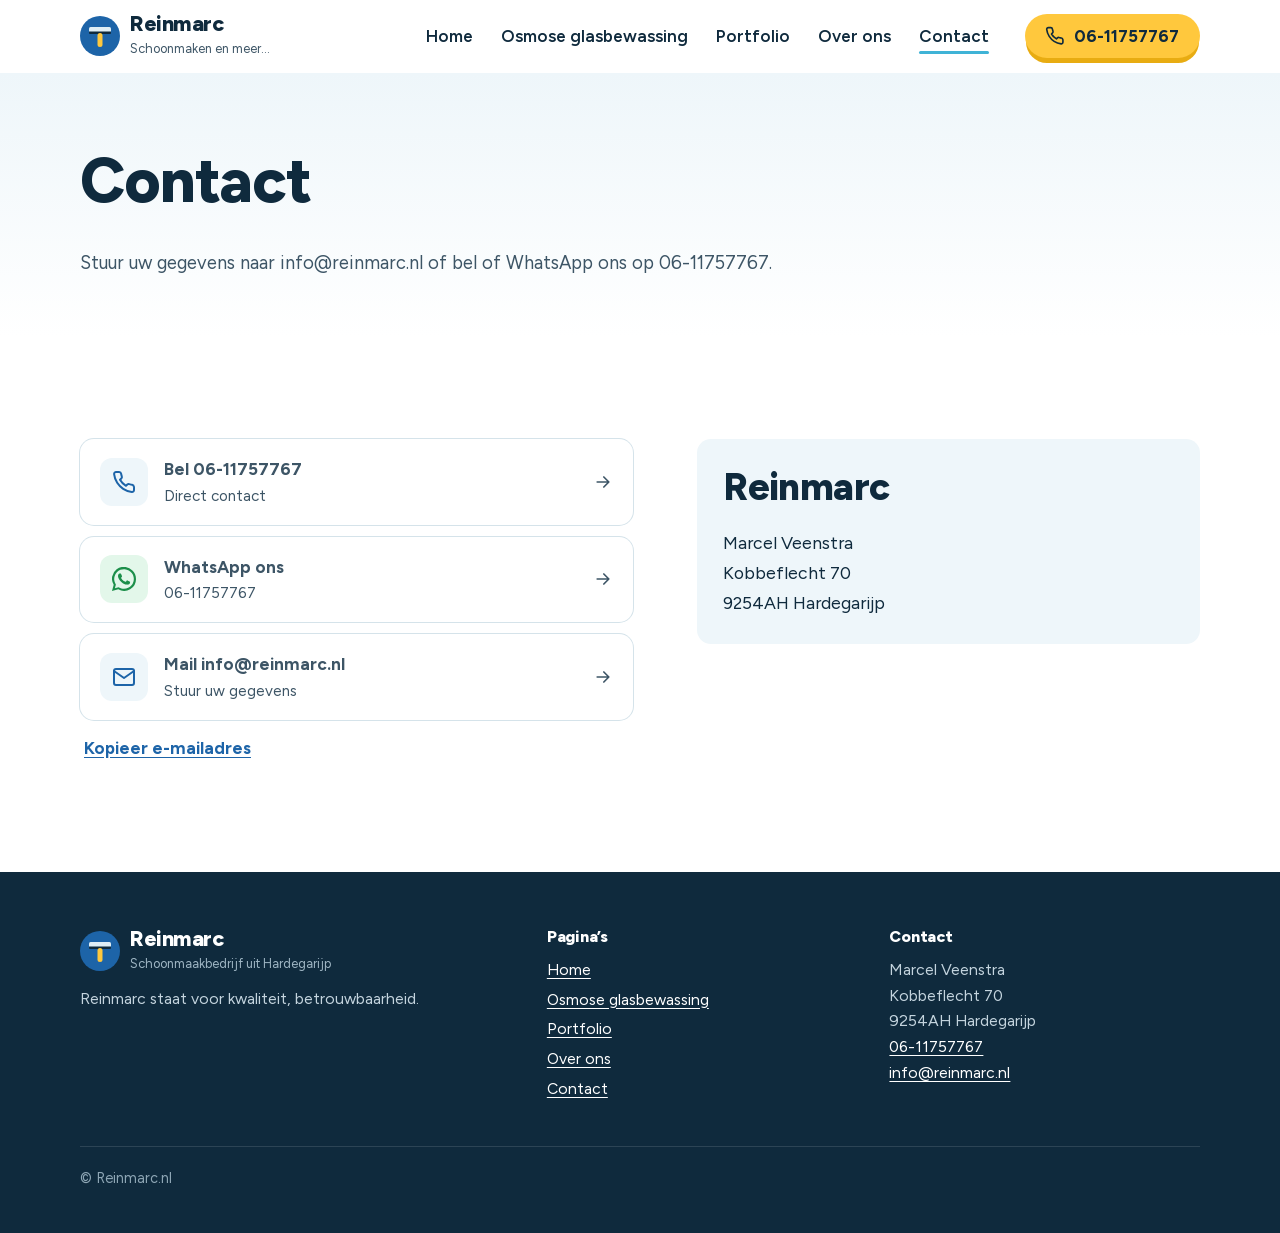
<file: nieuw/contact/27-2/index.html>
<!DOCTYPE html>
<html lang="nl">
<head>
<meta charset="UTF-8">
<meta name="viewport" content="width=device-width, initial-scale=1">
<title>Contact - Schoonmaakbedrijf Reinmarc uit Hardegarijp</title>
<meta name="description" content="Neem contact op met Reinmarc: bel of WhatsApp 06-11757767 of mail naar info@reinmarc.nl.">
<link rel="canonical" href="https://reinmarc.nl/contact/27-2/">
<meta name="theme-color" content="#1d64a8">
<meta property="og:locale" content="nl_NL">
<meta property="og:type" content="website">
<meta property="og:title" content="Contact - Schoonmaakbedrijf Reinmarc uit Hardegarijp">
<meta property="og:description" content="Neem contact op met Reinmarc: bel of WhatsApp 06-11757767 of mail naar info@reinmarc.nl.">
<meta property="og:url" content="https://reinmarc.nl/contact/27-2/">
<meta property="og:site_name" content="Schoonmaakbedrijf Reinmarc uit Hardegarijp">
<meta property="og:image" content="https://reinmarc.nl/img/werk/fotos-marcel-26-08-2013-449.jpg">
<link rel="icon" href="../../img/favicon.svg" type="image/svg+xml">
<link rel="preload" href="../../fonts/figtree.woff2" as="font" type="font/woff2" crossorigin>
<link rel="stylesheet" href="../../css/site.css">
<script>document.documentElement.classList.add('js');</script>
</head>
<body>
<a class="skip" href="#inhoud">Naar de inhoud</a>

<header class="site-header">
	<div class="wrap header-inner">
		<a class="brand" href="../../" aria-label="Reinmarc, naar de homepage">
			<svg class="brand-mark" viewBox="0 0 40 40" aria-hidden="true">
<circle cx="20" cy="20" r="20" fill="#1d64a8"/>
<rect x="9" y="11" width="22" height="5" rx="1.5" fill="#dfeef5"/>
<rect x="9" y="15.5" width="22" height="2.4" rx="1" fill="#0f2a3d"/>
<rect x="17.5" y="17" width="5" height="14" rx="2.5" fill="#ffc83d"/>
</svg>
			<span><span class="brand-name">Reinmarc</span><span class="brand-tag">Schoonmaken en meer…</span></span>
		</a>
		<nav class="main-nav" id="main-nav" aria-label="Hoofdmenu">
			<ul>
				<li><a href="../../">Home</a></li>
				<li><a href="../../osmose-glasbewassing/">Osmose glasbewassing</a></li>
				<li><a href="../../portfolio/">Portfolio</a></li>
				<li><a href="../../contact/">Over ons</a></li>
				<li><a href="../../contact/27-2/" aria-current="page">Contact</a></li>
			</ul>
		</nav>
		<a class="btn btn-primary header-call" href="tel:+31611757767"><svg viewBox="0 0 24 24" fill="none" stroke="currentColor" stroke-width="2" stroke-linecap="round" stroke-linejoin="round" aria-hidden="true"><path d="M22 16.9v3a2 2 0 0 1-2.2 2 19.8 19.8 0 0 1-8.6-3.1 19.5 19.5 0 0 1-6-6A19.8 19.8 0 0 1 2.1 4.2 2 2 0 0 1 4.1 2h3a2 2 0 0 1 2 1.7c.1.9.4 1.8.7 2.7a2 2 0 0 1-.5 2.1L8 9.8a16 16 0 0 0 6 6l1.3-1.3a2 2 0 0 1 2.1-.4c.9.3 1.8.6 2.7.7a2 2 0 0 1 1.7 2z"/></svg> 06-11757767</a>
		<button class="nav-toggle" type="button" aria-expanded="false" aria-controls="main-nav" aria-label="Menu openen"><span></span></button>
	</div>
</header>

<main id="inhoud">

	<section class="page-hero">
		<div class="wrap" data-reveal>
			<h1>Contact</h1>
			<p>Stuur uw gegevens naar info@reinmarc.nl of bel of WhatsApp ons op 06-11757767.</p>
		</div>
	</section>

	<section class="section" aria-label="Contactmogelijkheden">
		<div class="wrap two-col">
			<div data-reveal>
				<div class="cta-options">
				<a class="contact-card" href="tel:+31611757767">
					<span class="icon"><svg viewBox="0 0 24 24" fill="none" stroke="currentColor" stroke-width="2" stroke-linecap="round" stroke-linejoin="round" aria-hidden="true"><path d="M22 16.9v3a2 2 0 0 1-2.2 2 19.8 19.8 0 0 1-8.6-3.1 19.5 19.5 0 0 1-6-6A19.8 19.8 0 0 1 2.1 4.2 2 2 0 0 1 4.1 2h3a2 2 0 0 1 2 1.7c.1.9.4 1.8.7 2.7a2 2 0 0 1-.5 2.1L8 9.8a16 16 0 0 0 6 6l1.3-1.3a2 2 0 0 1 2.1-.4c.9.3 1.8.6 2.7.7a2 2 0 0 1 1.7 2z"/></svg></span>
					<span><strong>Bel 06-11757767</strong><span>Direct contact</span></span>
					<svg class="arrow" viewBox="0 0 24 24" fill="none" stroke="currentColor" stroke-width="2" stroke-linecap="round" stroke-linejoin="round" aria-hidden="true"><path d="M5 12h14M13 6l6 6-6 6"/></svg>
				</a>
				<a class="contact-card is-whatsapp" href="https://wa.me/31611757767">
					<span class="icon"><svg viewBox="0 0 24 24" fill="currentColor" aria-hidden="true"><path d="M17.5 14.4c-.3-.1-1.8-.9-2-1-.3-.1-.5-.1-.7.1-.2.3-.8 1-.9 1.2-.2.2-.3.2-.6.1-.3-.1-1.3-.5-2.4-1.5-.9-.8-1.5-1.8-1.7-2.1-.2-.3 0-.5.1-.6l.4-.5c.2-.2.2-.3.3-.5.1-.2 0-.4 0-.5l-.9-2.2c-.2-.6-.5-.5-.7-.5h-.6c-.2 0-.5.1-.8.4-.3.3-1 1-1 2.5s1.1 2.9 1.2 3.1c.1.2 2.1 3.2 5.1 4.5.7.3 1.3.5 1.7.6.7.2 1.4.2 1.9.1.6-.1 1.8-.7 2-1.4.2-.7.2-1.3.2-1.4-.1-.1-.3-.2-.6-.3zM12 21.8c-1.8 0-3.5-.5-5-1.4l-.4-.2-3.7 1 1-3.6-.2-.4A9.8 9.8 0 1 1 12 21.8zm8.4-18.2A11.8 11.8 0 0 0 1.7 17.8L0 24l6.3-1.7A11.8 11.8 0 0 0 24 12c0-3.2-1.2-6.1-3.6-8.4z"/></svg></span>
					<span><strong>WhatsApp ons</strong><span>06-11757767</span></span>
					<svg class="arrow" viewBox="0 0 24 24" fill="none" stroke="currentColor" stroke-width="2" stroke-linecap="round" stroke-linejoin="round" aria-hidden="true"><path d="M5 12h14M13 6l6 6-6 6"/></svg>
				</a>
				<a class="contact-card" href="mailto:info@reinmarc.nl">
					<span class="icon"><svg viewBox="0 0 24 24" fill="none" stroke="currentColor" stroke-width="2" stroke-linecap="round" stroke-linejoin="round" aria-hidden="true"><rect x="2" y="4" width="20" height="16" rx="2"/><path d="m22 6-10 7L2 6"/></svg></span>
					<span><strong>Mail info@reinmarc.nl</strong><span>Stuur uw gegevens</span></span>
					<svg class="arrow" viewBox="0 0 24 24" fill="none" stroke="currentColor" stroke-width="2" stroke-linecap="round" stroke-linejoin="round" aria-hidden="true"><path d="M5 12h14M13 6l6 6-6 6"/></svg>
				</a>
			</div>
				<div class="copy-row">
					<button type="button" class="link-btn" data-copy="info@reinmarc.nl">Kopieer e-mailadres</button>
					<span class="copy-msg" role="status">Gekopieerd</span>
				</div>
			</div>
			<div class="address-card" data-reveal data-reveal-delay="1">
				<h2>Reinmarc</h2>
				<address>
					Marcel Veenstra<br>
					Kobbeflecht 70<br>
					9254AH Hardegarijp
				</address>
			</div>
		</div>
	</section>

</main>

<footer class="site-footer">
	<div class="wrap">
		<div class="footer-grid">
			<div>
				<a class="brand" href="../../">
					<svg class="brand-mark" viewBox="0 0 40 40" aria-hidden="true">
<circle cx="20" cy="20" r="20" fill="#1d64a8"/>
<rect x="9" y="11" width="22" height="5" rx="1.5" fill="#dfeef5"/>
<rect x="9" y="15.5" width="22" height="2.4" rx="1" fill="#0f2a3d"/>
<rect x="17.5" y="17" width="5" height="14" rx="2.5" fill="#ffc83d"/>
</svg>
			<span><span class="brand-name">Reinmarc</span><span class="brand-tag">Schoonmaakbedrijf uit Hardegarijp</span></span>
				</a>
				<p>Reinmarc staat voor kwaliteit, betrouwbaarheid.</p>
			</div>
			<div>
				<h2>Pagina’s</h2>
				<ul>
					<li><a href="../../">Home</a></li>
					<li><a href="../../osmose-glasbewassing/">Osmose glasbewassing</a></li>
					<li><a href="../../portfolio/">Portfolio</a></li>
					<li><a href="../../contact/">Over ons</a></li>
					<li><a href="../../contact/27-2/">Contact</a></li>
				</ul>
			</div>
			<div>
				<h2>Contact</h2>
				<address>
					Marcel Veenstra<br>
					Kobbeflecht 70<br>
					9254AH Hardegarijp<br>
					<a href="tel:+31611757767">06-11757767</a><br>
					<a href="mailto:info@reinmarc.nl">info@reinmarc.nl</a>
				</address>
			</div>
		</div>
		<p class="footer-bottom">&copy; Reinmarc.nl</p>
	</div>
</footer>

<div class="mobile-bar">
	<a class="btn btn-primary" href="tel:+31611757767"><svg viewBox="0 0 24 24" fill="none" stroke="currentColor" stroke-width="2" stroke-linecap="round" stroke-linejoin="round" aria-hidden="true"><path d="M22 16.9v3a2 2 0 0 1-2.2 2 19.8 19.8 0 0 1-8.6-3.1 19.5 19.5 0 0 1-6-6A19.8 19.8 0 0 1 2.1 4.2 2 2 0 0 1 4.1 2h3a2 2 0 0 1 2 1.7c.1.9.4 1.8.7 2.7a2 2 0 0 1-.5 2.1L8 9.8a16 16 0 0 0 6 6l1.3-1.3a2 2 0 0 1 2.1-.4c.9.3 1.8.6 2.7.7a2 2 0 0 1 1.7 2z"/></svg> Bellen</a>
	<a class="btn btn-wa" href="https://wa.me/31611757767"><svg viewBox="0 0 24 24" fill="currentColor" aria-hidden="true"><path d="M17.5 14.4c-.3-.1-1.8-.9-2-1-.3-.1-.5-.1-.7.1-.2.3-.8 1-.9 1.2-.2.2-.3.2-.6.1-.3-.1-1.3-.5-2.4-1.5-.9-.8-1.5-1.8-1.7-2.1-.2-.3 0-.5.1-.6l.4-.5c.2-.2.2-.3.3-.5.1-.2 0-.4 0-.5l-.9-2.2c-.2-.6-.5-.5-.7-.5h-.6c-.2 0-.5.1-.8.4-.3.3-1 1-1 2.5s1.1 2.9 1.2 3.1c.1.2 2.1 3.2 5.1 4.5.7.3 1.3.5 1.7.6.7.2 1.4.2 1.9.1.6-.1 1.8-.7 2-1.4.2-.7.2-1.3.2-1.4-.1-.1-.3-.2-.6-.3zM12 21.8c-1.8 0-3.5-.5-5-1.4l-.4-.2-3.7 1 1-3.6-.2-.4A9.8 9.8 0 1 1 12 21.8zm8.4-18.2A11.8 11.8 0 0 0 1.7 17.8L0 24l6.3-1.7A11.8 11.8 0 0 0 24 12c0-3.2-1.2-6.1-3.6-8.4z"/></svg> WhatsApp</a>
</div>

<script src="../../js/site.js" defer></script>
</body>
</html>
</file>
<file: nieuw/css/site.css>
/* Reinmarc — vormgeving 2026 */

@font-face {
	font-family: 'Figtree';
	font-style: normal;
	font-weight: 400 800;
	font-display: swap;
	src: url(../fonts/figtree.woff2) format('woff2');
}

:root {
	--ink: #0f2a3d;
	--ink-soft: #3d5566;
	--blue: #1d64a8;
	--blue-dark: #134a7e;
	--aqua: #3fb3d6;
	--sky: #eef6fa;
	--sky-2: #dcecf4;
	--yellow: #ffc83d;
	--yellow-dark: #e8ac12;
	--white: #fff;
	--line: #d5e3ea;
	--radius: 14px;
	--shadow: 0 10px 30px -12px rgba(15, 42, 61, .28);
	--wrap: 1120px;
	--ease: cubic-bezier(.2, .7, .2, 1);
}

*,
*::before,
*::after {
	box-sizing: border-box;
}

html {
	scroll-behavior: smooth;
	-webkit-text-size-adjust: 100%;
}

body {
	margin: 0;
	font-family: 'Figtree', system-ui, -apple-system, 'Segoe UI', sans-serif;
	font-size: 1.0625rem;
	line-height: 1.65;
	color: var(--ink);
	background: var(--white);
}

img {
	max-width: 100%;
	height: auto;
	display: block;
}

a {
	color: var(--blue);
	text-underline-offset: .18em;
}

a:hover {
	color: var(--blue-dark);
}

:focus-visible {
	outline: 3px solid var(--aqua);
	outline-offset: 3px;
	border-radius: 4px;
}

h1,
h2,
h3 {
	line-height: 1.15;
	margin: 0 0 .5em;
	letter-spacing: -.015em;
}

h1 {
	font-size: clamp(2.3rem, 5.5vw, 3.9rem);
	font-weight: 800;
}

h2 {
	font-size: clamp(1.7rem, 3.4vw, 2.4rem);
	font-weight: 800;
}

h3 {
	font-size: 1.2rem;
	font-weight: 700;
}

p {
	margin: 0 0 1em;
}

.wrap {
	width: min(100% - 32px, var(--wrap));
	margin-inline: auto;
}

.skip {
	position: absolute;
	left: -9999px;
}

.skip:focus {
	left: 16px;
	top: 16px;
	z-index: 100;
	background: var(--white);
	padding: 8px 14px;
}

/* ---------- Knoppen ---------- */

.btn {
	display: inline-flex;
	align-items: center;
	gap: .55em;
	padding: .8em 1.35em;
	border-radius: 999px;
	border: 2px solid transparent;
	font: inherit;
	font-weight: 700;
	line-height: 1.2;
	text-decoration: none;
	cursor: pointer;
	transition: transform .2s var(--ease), background-color .2s, box-shadow .2s, color .2s;
}

.btn svg {
	width: 1.15em;
	height: 1.15em;
	flex: none;
}

.btn:hover {
	transform: translateY(-2px);
}

.btn:active {
	transform: translateY(0);
}

.btn-primary {
	background: var(--yellow);
	color: var(--ink);
	box-shadow: 0 6px 0 -1px var(--yellow-dark);
}

.btn-primary:hover {
	color: var(--ink);
	background: #ffd25e;
}

.btn-ghost {
	border-color: currentColor;
	color: var(--blue);
	background: transparent;
}

.btn-ghost:hover {
	background: var(--white);
}

.btn-light {
	background: var(--white);
	color: var(--ink);
}

.btn-light:hover {
	color: var(--blue);
}

/* ---------- Kop ---------- */

.site-header {
	position: sticky;
	top: 0;
	z-index: 50;
	background: rgba(255, 255, 255, .94);
	backdrop-filter: saturate(1.4) blur(8px);
	-webkit-backdrop-filter: saturate(1.4) blur(8px);
	border-bottom: 1px solid transparent;
	transition: border-color .2s, box-shadow .2s;
}

.site-header.is-scrolled {
	border-color: var(--line);
	box-shadow: 0 6px 20px -16px rgba(15, 42, 61, .5);
}

.header-inner {
	display: flex;
	align-items: center;
	gap: 24px;
	min-height: 72px;
}

.brand {
	display: flex;
	align-items: center;
	gap: 10px;
	color: var(--ink);
	text-decoration: none;
	margin-right: auto;
}

.brand:hover {
	color: var(--ink);
}

.brand-mark {
	width: 40px;
	height: 40px;
	flex: none;
	transition: transform .4s var(--ease);
}

.brand:hover .brand-mark {
	transform: rotate(-14deg);
}

.brand-name {
	display: block;
	font-weight: 800;
	font-size: 1.35rem;
	line-height: 1;
	letter-spacing: -.02em;
}

.brand-tag {
	display: block;
	font-size: .8rem;
	color: var(--ink-soft);
	margin-top: 3px;
}

.main-nav ul {
	display: flex;
	gap: 4px;
	list-style: none;
	margin: 0;
	padding: 0;
}

.main-nav a {
	display: block;
	padding: 8px 12px;
	border-radius: 8px;
	color: var(--ink);
	font-weight: 600;
	text-decoration: none;
	position: relative;
}

.main-nav a::after {
	content: '';
	position: absolute;
	left: 12px;
	right: 12px;
	bottom: 4px;
	height: 3px;
	border-radius: 3px;
	background: var(--aqua);
	transform: scaleX(0);
	transform-origin: left;
	transition: transform .25s var(--ease);
}

.main-nav a:hover::after,
.main-nav a[aria-current='page']::after {
	transform: scaleX(1);
}

.header-call {
	padding: .6em 1.1em;
}

.nav-toggle {
	display: none;
	width: 46px;
	height: 46px;
	border: 0;
	border-radius: 10px;
	background: var(--sky);
	cursor: pointer;
	position: relative;
}

.nav-toggle span,
.nav-toggle span::before,
.nav-toggle span::after {
	position: absolute;
	left: 12px;
	width: 22px;
	height: 2.5px;
	border-radius: 2px;
	background: var(--ink);
	transition: transform .25s var(--ease), opacity .2s;
}

.nav-toggle span {
	top: 22px;
}

.nav-toggle span::before,
.nav-toggle span::after {
	content: '';
	left: 0;
}

.nav-toggle span::before {
	top: -7px;
}

.nav-toggle span::after {
	top: 7px;
}

.nav-toggle[aria-expanded='true'] span {
	background: transparent;
}

.nav-toggle[aria-expanded='true'] span::before {
	transform: translateY(7px) rotate(45deg);
}

.nav-toggle[aria-expanded='true'] span::after {
	transform: translateY(-7px) rotate(-45deg);
}

@media (max-width: 900px) {
	.header-call {
		display: none;
	}

	.nav-toggle {
		display: block;
	}

	.main-nav {
		position: absolute;
		left: 0;
		right: 0;
		top: 100%;
		background: var(--white);
		border-bottom: 1px solid var(--line);
		box-shadow: 0 20px 30px -20px rgba(15, 42, 61, .4);
		display: none;
	}

	.main-nav.is-open {
		display: block;
		animation: drop .25s var(--ease);
	}

	.main-nav ul {
		flex-direction: column;
		padding: 8px 16px 16px;
	}

	.main-nav a {
		padding: 12px;
		font-size: 1.1rem;
	}

	.main-nav a::after {
		left: 12px;
		right: auto;
		width: 40px;
	}
}

@keyframes drop {
	from {
		opacity: 0;
		transform: translateY(-8px);
	}
}

/* ---------- Hero homepage ---------- */

.hero {
	position: relative;
	overflow: hidden;
	background: linear-gradient(180deg, var(--sky) 0%, var(--white) 100%);
	padding: clamp(40px, 7vw, 88px) 0 clamp(48px, 7vw, 96px);
}

.hero-grid {
	display: grid;
	grid-template-columns: 1.05fr 1fr;
	gap: clamp(28px, 5vw, 64px);
	align-items: center;
	position: relative;
	z-index: 1;
	pointer-events: none;
}

.hero-grid > * {
	pointer-events: auto;
}

.eyebrow {
	display: inline-block;
	font-weight: 700;
	font-size: .95rem;
	color: var(--blue);
	margin-bottom: 14px;
}

.hero h1 {
	margin-bottom: .3em;
}

.hero h1 .shine {
	background: linear-gradient(100deg, var(--blue) 0%, #1a7fb0 42%, #2b8fb8 50%, #1a7fb0 58%, var(--blue) 100%);
	background-size: 250% 100%;
	background-position: 100% 0;
	-webkit-background-clip: text;
	background-clip: text;
	color: transparent;
	animation: shine 5s var(--ease) 1.2s infinite;
}

@keyframes shine {
	0% {
		background-position: 100% 0;
	}

	40%,
	100% {
		background-position: 0 0;
	}
}

.hero-lead {
	font-size: 1.2rem;
	color: var(--ink-soft);
	max-width: 34em;
}

.hero-actions {
	display: flex;
	flex-wrap: wrap;
	gap: 14px;
	margin-top: 26px;
}

/* Raam met ramenwisser */

.window {
	position: relative;
	aspect-ratio: 4 / 3;
	border-radius: 18px;
	background: #c9dbe5;
	border: 12px solid var(--white);
	box-shadow: var(--shadow), 0 0 0 1px var(--line);
	overflow: hidden;
	touch-action: pan-y;
	user-select: none;
	-webkit-user-select: none;
}

.window-pane {
	position: absolute;
	inset: 0;
	overflow: hidden;
	border-radius: 6px;
}

.window-pane img {
	width: 100%;
	height: 100%;
	object-fit: cover;
}

.window-pane .view {
	position: absolute;
	inset: 0;
	width: 100%;
	height: 100%;
}

.view .cloud {
	animation: drift 38s linear infinite alternate;
}

.view .c2 {
	animation-duration: 52s;
	animation-direction: alternate-reverse;
}

.view .c3 {
	animation-duration: 30s;
}

@keyframes drift {
	from {
		transform: translateX(-30px);
	}

	to {
		transform: translateX(60px);
	}
}

.window-pane canvas {
	position: absolute;
	inset: 0;
	width: 100%;
	height: 100%;
	cursor: grab;
}

.window-pane canvas:active {
	cursor: grabbing;
}

/* Kruis in het raam */
.window-pane::before,
.window-pane::after {
	content: '';
	position: absolute;
	background: var(--white);
	z-index: 2;
	pointer-events: none;
}

.window-pane::before {
	left: 50%;
	top: 0;
	bottom: 0;
	width: 10px;
	margin-left: -5px;
}

.window-pane::after {
	top: 50%;
	left: 0;
	right: 0;
	height: 10px;
	margin-top: -5px;
}

.squeegee {
	position: absolute;
	left: 0;
	top: 0;
	z-index: 3;
	pointer-events: none;
	opacity: 0;
	transition: opacity .3s;
	filter: drop-shadow(0 6px 6px rgba(15, 42, 61, .3));
}

.squeegee.is-active {
	opacity: 1;
}

.window-bar {
	display: flex;
	justify-content: space-between;
	align-items: center;
	gap: 12px;
	margin-top: 14px;
	min-height: 44px;
	font-size: .95rem;
	color: var(--ink-soft);
}

.window-hint {
	display: flex;
	align-items: center;
	gap: 8px;
	opacity: 0;
	transition: opacity .4s;
}

.window-hint.is-visible {
	opacity: 1;
}

.window-hint.is-done svg {
	display: none;
}

.window-hint svg {
	width: 22px;
	height: 22px;
	color: var(--blue);
	animation: nudge 1.6s ease-in-out infinite;
}

@keyframes nudge {
	50% {
		transform: translateX(6px);
	}
}

.link-btn {
	border: 0;
	background: none;
	font: inherit;
	font-weight: 700;
	color: var(--blue);
	cursor: pointer;
	padding: 8px 4px;
	text-decoration: underline;
	text-underline-offset: .2em;
}

.link-btn[hidden] {
	display: none;
}

/* Zeepbellen */

.bubbles {
	position: absolute;
	inset: 0;
	pointer-events: none;
	z-index: 0;
}

.bubble {
	position: absolute;
	bottom: -80px;
	border-radius: 50%;
	border: 0;
	padding: 0;
	pointer-events: auto;
	cursor: pointer;
	background: radial-gradient(circle at 32% 30%, rgba(255, 255, 255, .95) 0 8%, rgba(255, 255, 255, .15) 22%, rgba(63, 179, 214, .12) 60%, rgba(29, 100, 168, .22) 100%);
	box-shadow: inset 0 0 0 1.5px rgba(255, 255, 255, .7), inset -4px -6px 12px rgba(63, 179, 214, .25);
	animation: float linear infinite;
}

.bubble.is-popped {
	animation: pop .28s ease-out forwards;
	pointer-events: none;
}

@keyframes float {
	from {
		transform: translate(0, 0);
	}

	50% {
		transform: translate(18px, -55vh);
	}

	to {
		transform: translate(-10px, -110vh);
	}
}

@keyframes pop {
	to {
		transform: scale(1.6);
		opacity: 0;
	}
}

/* ---------- Secties ---------- */

.section {
	padding: clamp(56px, 8vw, 104px) 0;
}

.section-sky {
	background: var(--sky);
}

.section-head {
	max-width: 44em;
	margin-bottom: clamp(28px, 4vw, 44px);
}

.section-head p {
	color: var(--ink-soft);
	font-size: 1.1rem;
}

/* Werkzaamheden */

.services {
	display: grid;
	grid-template-columns: repeat(4, 1fr);
	gap: 18px;
	list-style: none;
	margin: 0;
	padding: 0;
}

.service {
	position: relative;
	border-radius: var(--radius);
	overflow: hidden;
	background: var(--white);
	box-shadow: 0 0 0 1px var(--line);
	transition: transform .3s var(--ease), box-shadow .3s;
}

.service:hover {
	transform: translateY(-4px);
	box-shadow: var(--shadow), 0 0 0 1px var(--line);
}

.service-img {
	aspect-ratio: 4 / 3;
	overflow: hidden;
}

.service-img img {
	width: 100%;
	height: 100%;
	object-fit: cover;
	transition: transform .6s var(--ease);
}

.service:hover .service-img img {
	transform: scale(1.06);
}

.service h3 {
	margin: 0;
	padding: 16px 18px 20px;
	font-size: 1.08rem;
}

.services-note {
	display: grid;
	grid-template-columns: 1fr auto;
	gap: 24px;
	align-items: center;
	margin-top: 36px;
	padding: 26px 30px;
	border-radius: var(--radius);
	background: var(--ink);
	color: var(--white);
}

.services-note p {
	margin: 0;
	font-size: 1.12rem;
}

.services-note p + p {
	margin-top: .4em;
	color: #a9d9ea;
	font-weight: 700;
}

/* Voor / na */

.ba-grid {
	display: grid;
	grid-template-columns: repeat(3, 1fr);
	gap: 20px;
}

.ba {
	margin: 0;
}

.ba-frame {
	position: relative;
	aspect-ratio: 4 / 3;
	border-radius: var(--radius);
	overflow: hidden;
	background: var(--sky-2);
}

.ba-frame img {
	position: absolute;
	inset: 0;
	width: 100%;
	height: 100%;
	object-fit: cover;
	transition: opacity .55s ease, transform .8s var(--ease);
}

.ba-frame .ba-after {
	opacity: 0;
	transform: scale(1.03);
}

.ba.show-after .ba-after {
	opacity: 1;
	transform: scale(1);
}

.ba-label {
	position: absolute;
	left: 12px;
	top: 12px;
	z-index: 2;
	padding: 3px 12px;
	border-radius: 999px;
	background: rgba(15, 42, 61, .75);
	color: var(--white);
	font-size: .85rem;
	font-weight: 700;
}

.ba-switch {
	display: inline-flex;
	margin-top: 12px;
	padding: 4px;
	border-radius: 999px;
	background: var(--sky-2);
}

.section-sky .ba-switch {
	background: var(--white);
}

.ba-switch button {
	border: 0;
	border-radius: 999px;
	padding: 7px 18px;
	font: inherit;
	font-weight: 700;
	font-size: .95rem;
	background: transparent;
	color: var(--ink-soft);
	cursor: pointer;
	transition: background-color .25s, color .25s;
}

.ba-switch button[aria-pressed='true'] {
	background: var(--blue);
	color: var(--white);
}

/* Motto */

.motto {
	text-align: center;
	padding: clamp(56px, 8vw, 96px) 0;
	background: var(--blue);
	color: var(--white);
	position: relative;
	overflow: hidden;
}

.motto blockquote {
	margin: 0 auto;
	max-width: 22em;
	font-size: clamp(1.6rem, 3.6vw, 2.5rem);
	font-weight: 800;
	line-height: 1.2;
	letter-spacing: -.015em;
}

.motto cite {
	display: block;
	margin-top: 18px;
	font-style: normal;
	font-weight: 600;
	color: #bfe5f2;
}

.motto .wipe-word {
	position: relative;
	display: inline-block;
}

.motto .wipe-word::after {
	content: '';
	position: absolute;
	left: -2%;
	right: -2%;
	bottom: .02em;
	height: .16em;
	border-radius: 4px;
	background: var(--yellow);
	transform: scaleX(0);
	transform-origin: left;
	transition: transform .9s var(--ease) .3s;
}

.is-visible .wipe-word::after,
.no-motion .wipe-word::after {
	transform: scaleX(1);
}

/* Contactblok */

.cta {
	display: grid;
	grid-template-columns: 1.2fr 1fr;
	gap: 32px;
	align-items: center;
}

.cta-options {
	display: grid;
	gap: 12px;
}

.contact-card {
	display: flex;
	align-items: center;
	gap: 16px;
	padding: 16px 20px;
	border-radius: var(--radius);
	background: var(--white);
	box-shadow: 0 0 0 1px var(--line);
	color: var(--ink);
	text-decoration: none;
	transition: transform .25s var(--ease), box-shadow .25s;
}

.contact-card:hover {
	color: var(--ink);
	transform: translateX(4px);
	box-shadow: var(--shadow), 0 0 0 1px var(--line);
}

.contact-card .icon {
	display: grid;
	place-items: center;
	width: 48px;
	height: 48px;
	border-radius: 12px;
	background: var(--sky);
	color: var(--blue);
	flex: none;
}

.contact-card .icon svg {
	width: 24px;
	height: 24px;
}

.contact-card.is-whatsapp .icon {
	background: #e3f7ea;
	color: #1c8f4a;
}

.contact-card strong {
	display: block;
	font-size: 1.08rem;
}

.contact-card span {
	color: var(--ink-soft);
	font-size: .95rem;
}

.contact-card .arrow {
	margin-left: auto;
	width: 20px;
	height: 20px;
	color: var(--ink-soft);
}

/* ---------- Binnenpagina's ---------- */

.page-hero {
	background: linear-gradient(180deg, var(--sky) 0%, var(--white) 100%);
	padding: clamp(40px, 6vw, 72px) 0 clamp(24px, 4vw, 40px);
}

.page-hero p {
	font-size: 1.15rem;
	color: var(--ink-soft);
	max-width: 42em;
}

.prose {
	max-width: 44em;
}

.two-col {
	display: grid;
	grid-template-columns: 1.1fr 1fr;
	gap: clamp(28px, 5vw, 64px);
	align-items: start;
}

.photo-pair {
	display: grid;
	grid-template-columns: 1fr 1.33fr;
	gap: 14px;
	align-items: end;
}

.photo-pair img,
.rounded {
	border-radius: var(--radius);
}

/* Osmose-proefje */

.demo {
	border-radius: var(--radius);
	background: var(--white);
	box-shadow: var(--shadow), 0 0 0 1px var(--line);
	padding: 20px;
}

.demo-tabs {
	display: flex;
	padding: 4px;
	border-radius: 999px;
	background: var(--sky);
	margin-bottom: 16px;
}

.demo-tabs button {
	flex: 1;
	border: 0;
	border-radius: 999px;
	padding: 9px 12px;
	font: inherit;
	font-weight: 700;
	background: transparent;
	color: var(--ink-soft);
	cursor: pointer;
	transition: background-color .25s, color .25s;
}

.demo-tabs button[aria-pressed='true'] {
	background: var(--blue);
	color: var(--white);
}

.demo-stage {
	position: relative;
	margin-bottom: 30px;
}

.demo-glass {
	position: relative;
	aspect-ratio: 400 / 260;
	border-radius: 10px;
	overflow: hidden;
	border: 10px solid #eef3f6;
	box-shadow: inset 0 0 0 1px var(--line);
}

.demo-glass svg {
	display: block;
	width: 100%;
	height: 100%;
}

.d-shine {
	opacity: 0;
}

.demo-glass.is-sparkle .d-shine {
	animation: sweep 1.4s ease-out;
}

@keyframes sweep {
	0% {
		opacity: 1;
		transform: rotate(18deg) translateX(0);
	}

	100% {
		opacity: 1;
		transform: rotate(18deg) translateX(620px);
	}
}

.demo-lens {
	position: absolute;
	right: -8px;
	bottom: -26px;
	width: 34%;
	max-width: 150px;
	text-align: right;
}

@media (max-width: 560px) {
	.demo-lens {
		right: 4px;
		width: 38%;
	}
}

.demo-lens svg {
	display: block;
	width: 100%;
	filter: drop-shadow(0 8px 14px rgba(15, 42, 61, .35));
}

.demo-lens span {
	display: inline-block;
	margin-top: -6px;
	padding: 2px 10px;
	border-radius: 999px;
	background: var(--white);
	box-shadow: 0 0 0 1px var(--line);
	font-size: .78rem;
	font-weight: 700;
	white-space: nowrap;
	position: relative;
}

.lens-bg {
	fill: #cfe8f5;
	transition: fill .4s;
}

.lens-water circle {
	fill: #1d64a8;
}

.lens-salt polygon {
	fill: #fff;
	stroke: #6d7f8b;
	stroke-width: 1.2;
}

.lens-water circle,
.lens-salt polygon {
	animation: jiggle 1.1s ease-in-out infinite alternate;
	transform-box: fill-box;
	transform-origin: center;
}

@keyframes jiggle {
	from {
		transform: translate(-1.2px, .8px);
	}

	to {
		transform: translate(1.2px, -.8px);
	}
}

.demo-legend {
	display: flex;
	gap: 18px;
	list-style: none;
	margin: 0;
	padding: 0;
	font-size: .9rem;
	color: var(--ink-soft);
}

.demo-legend li {
	display: flex;
	align-items: center;
	gap: 7px;
	transition: opacity .3s;
}

.demo-legend .dot {
	width: 11px;
	height: 11px;
	border-radius: 50%;
}

.dot.is-water {
	background: #1d64a8;
}

.dot.is-salt {
	border-radius: 2px;
	transform: rotate(45deg);
	background: #fff;
	box-shadow: 0 0 0 1.5px #6d7f8b;
}

.demo.is-osmose .legend-salt {
	opacity: .35;
	text-decoration: line-through;
}

.demo-foot {
	display: flex;
	flex-wrap: wrap;
	align-items: center;
	justify-content: space-between;
	gap: 12px;
	margin-top: 16px;
}

.demo-result {
	margin: 0;
	min-height: 3.3em;
	font-size: .98rem;
	color: var(--ink-soft);
	flex: 1 1 260px;
}

/* Stappen (over ons) */

.steps {
	list-style: none;
	margin: 0;
	padding: 0;
	display: grid;
	grid-template-columns: repeat(3, 1fr);
	gap: 18px;
	counter-reset: step;
}

.steps li {
	position: relative;
	padding: 26px 22px 22px;
	border-radius: var(--radius);
	background: var(--white);
	box-shadow: 0 0 0 1px var(--line);
	counter-increment: step;
}

.steps li::before {
	content: counter(step);
	display: grid;
	place-items: center;
	width: 42px;
	height: 42px;
	margin-bottom: 14px;
	border-radius: 50%;
	background: var(--yellow);
	font-weight: 800;
	font-size: 1.15rem;
}

.steps h3 {
	margin-bottom: .35em;
}

.steps p {
	margin: 0;
	color: var(--ink-soft);
}

.signature {
	display: grid;
	grid-template-columns: auto 1fr;
	gap: 22px;
	align-items: center;
	padding: 26px;
	border-radius: var(--radius);
	background: var(--sky);
}

.signature .avatar {
	display: grid;
	place-items: center;
	width: 76px;
	height: 76px;
	border-radius: 50%;
	background: var(--blue);
	color: var(--white);
	font-weight: 800;
	font-size: 1.6rem;
}

.signature address {
	font-style: normal;
	line-height: 1.6;
}

/* Portfolio */

.gallery {
	columns: 3 280px;
	column-gap: 16px;
}

.gallery a {
	display: block;
	margin-bottom: 16px;
	border-radius: 12px;
	overflow: hidden;
	break-inside: avoid;
	position: relative;
	background: var(--sky-2);
}

.gallery img {
	width: 100%;
	transition: transform .6s var(--ease), filter .3s;
}

.gallery a::after {
	content: '';
	position: absolute;
	inset: 0;
	background: rgba(15, 42, 61, .0);
	transition: background-color .3s;
}

.gallery a:hover img {
	transform: scale(1.04);
}

.gallery a:hover::after {
	background: rgba(15, 42, 61, .12);
}

/* Lightbox */

.lightbox {
	width: 100%;
	height: 100%;
	max-width: none;
	max-height: none;
	margin: 0;
	padding: 0;
	border: 0;
	background: rgba(8, 22, 33, .94);
	color: var(--white);
	touch-action: pan-y pinch-zoom;
}

.lightbox::backdrop {
	background: rgba(8, 22, 33, .6);
}

.lightbox[open] {
	display: grid;
	place-items: center;
	animation: fade .25s ease;
}

@keyframes fade {
	from {
		opacity: 0;
	}
}

.lightbox figure {
	margin: 0;
	max-width: calc(100vw - 32px);
	max-height: calc(100vh - 120px);
}

.lightbox img {
	max-width: calc(100vw - 32px);
	max-height: calc(100vh - 120px);
	width: auto;
	height: auto;
	border-radius: 8px;
	margin: 0 auto;
}

.lightbox figcaption {
	text-align: center;
	margin-top: 10px;
	color: #b9cfdc;
	font-size: .95rem;
}

.lb-btn {
	position: absolute;
	display: grid;
	place-items: center;
	width: 52px;
	height: 52px;
	border: 0;
	border-radius: 50%;
	background: rgba(255, 255, 255, .12);
	color: var(--white);
	cursor: pointer;
	transition: background-color .2s;
}

.lb-btn:hover {
	background: rgba(255, 255, 255, .25);
}

.lb-btn svg {
	width: 24px;
	height: 24px;
}

.lb-close {
	top: 16px;
	right: 16px;
}

.lb-prev {
	left: 16px;
	top: 50%;
	margin-top: -26px;
}

.lb-next {
	right: 16px;
	top: 50%;
	margin-top: -26px;
}

/* Contactpagina */

.copy-row {
	display: flex;
	align-items: center;
	gap: 10px;
	flex-wrap: wrap;
	margin-top: 6px;
}

.copy-msg {
	font-size: .95rem;
	font-weight: 700;
	color: #177a3e;
	opacity: 0;
	transition: opacity .2s;
}

.copy-msg.is-visible {
	opacity: 1;
}

.address-card {
	padding: 26px;
	border-radius: var(--radius);
	background: var(--sky);
}

.address-card address {
	font-style: normal;
	font-size: 1.1rem;
	line-height: 1.7;
}

/* ---------- Voet ---------- */

.site-footer {
	background: var(--ink);
	color: #c4d4de;
	padding: 56px 0 28px;
	font-size: .98rem;
}

.site-footer a {
	color: var(--white);
}

.footer-grid {
	display: grid;
	grid-template-columns: 1.4fr 1fr 1fr;
	gap: 32px;
}

.site-footer .brand {
	color: var(--white);
	margin-bottom: 12px;
}

.site-footer .brand-tag {
	color: #9fb6c4;
}

.site-footer h2 {
	font-size: 1rem;
	color: var(--white);
	margin-bottom: 10px;
}

.site-footer ul {
	list-style: none;
	margin: 0;
	padding: 0;
}

.site-footer li {
	margin-bottom: 4px;
}

.site-footer address {
	font-style: normal;
}

.footer-bottom {
	margin-top: 40px;
	padding-top: 20px;
	border-top: 1px solid rgba(255, 255, 255, .12);
	font-size: .9rem;
	color: #8ea6b5;
}

/* Vaste belbalk op mobiel */

.mobile-bar {
	display: none;
}

@media (max-width: 700px) {
	.mobile-bar {
		display: grid;
		grid-template-columns: 1fr 1fr;
		gap: 8px;
		position: fixed;
		left: 0;
		right: 0;
		bottom: 0;
		z-index: 60;
		padding: 8px 12px calc(8px + env(safe-area-inset-bottom));
		background: rgba(255, 255, 255, .96);
		border-top: 1px solid var(--line);
	}

	.mobile-bar .btn {
		justify-content: center;
		padding: .75em 1em;
	}

	.mobile-bar .btn-wa {
		background: #177a3e;
		color: var(--white);
	}

	body {
		padding-bottom: 72px;
	}
}

/* ---------- Verschijnen bij scrollen ---------- */

.js [data-reveal] {
	opacity: 0;
	transform: translateY(22px);
	transition: opacity .7s var(--ease), transform .7s var(--ease);
}

.js [data-reveal].is-visible {
	opacity: 1;
	transform: none;
}

.js [data-reveal-delay='1'] {
	transition-delay: .08s;
}

.js [data-reveal-delay='2'] {
	transition-delay: .16s;
}

.js [data-reveal-delay='3'] {
	transition-delay: .24s;
}

/* ---------- Responsief ---------- */

@media (max-width: 980px) {
	.services {
		grid-template-columns: repeat(2, 1fr);
	}

	.ba-grid {
		grid-template-columns: 1fr 1fr;
	}
}

@media (max-width: 860px) {

	.hero-grid,
	.two-col,
	.cta {
		grid-template-columns: 1fr;
	}

	.footer-grid {
		grid-template-columns: 1fr 1fr;
	}

	.footer-grid > :first-child {
		grid-column: 1 / -1;
	}

	.steps {
		grid-template-columns: 1fr;
	}
}

@media (max-width: 560px) {
	body {
		font-size: 1rem;
	}

	.services,
	.ba-grid {
		grid-template-columns: 1fr;
	}

	.services-note {
		grid-template-columns: 1fr;
	}

	.footer-grid {
		grid-template-columns: 1fr;
	}

	.signature {
		grid-template-columns: 1fr;
	}

	.hero-actions .btn {
		flex: 1 1 auto;
		justify-content: center;
	}

	.lb-prev,
	.lb-next {
		top: auto;
		bottom: 16px;
		margin-top: 0;
	}
}

/* ---------- Minder beweging ---------- */

@media (prefers-reduced-motion: reduce) {

	*,
	*::before,
	*::after {
		animation-duration: .01ms !important;
		animation-iteration-count: 1 !important;
		transition-duration: .01ms !important;
		transition-delay: 0s !important;
		scroll-behavior: auto !important;
	}

	.bubbles {
		display: none;
	}

	.js [data-reveal] {
		opacity: 1;
		transform: none;
	}
}
</file>
